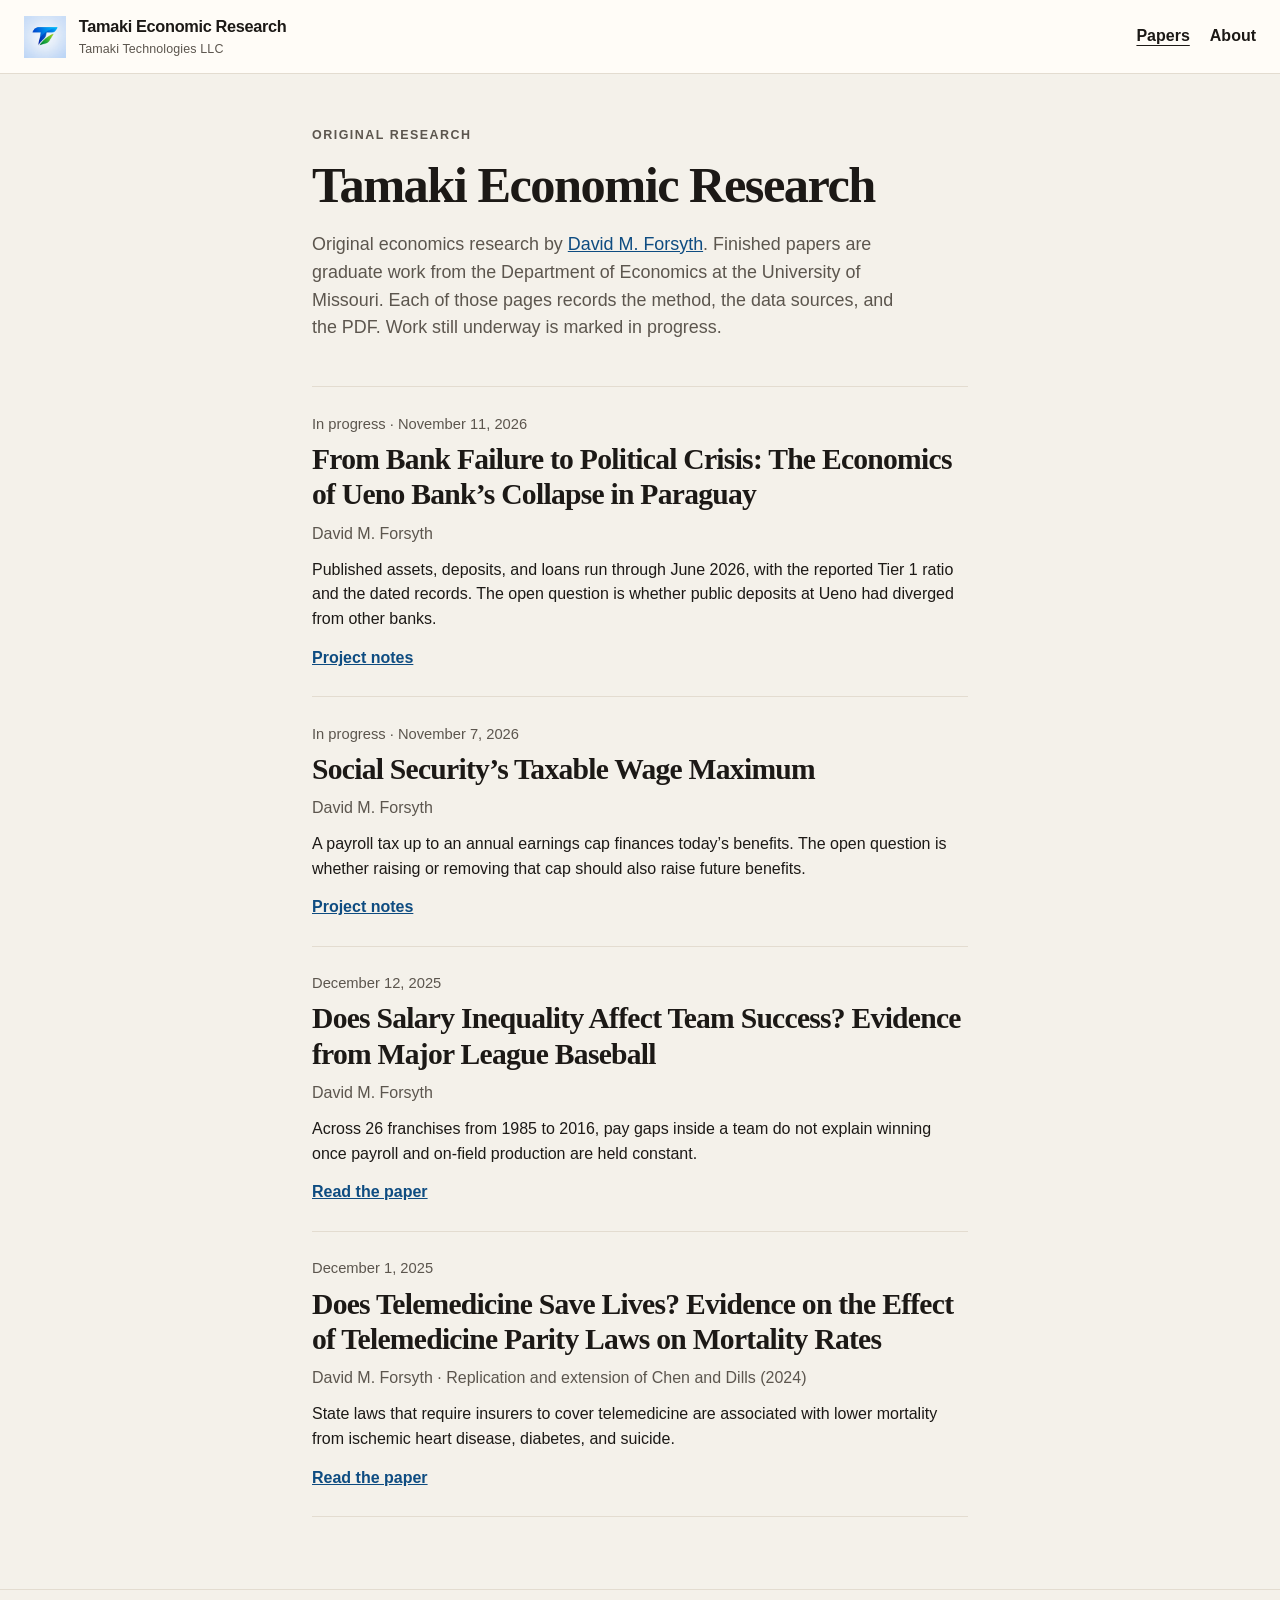
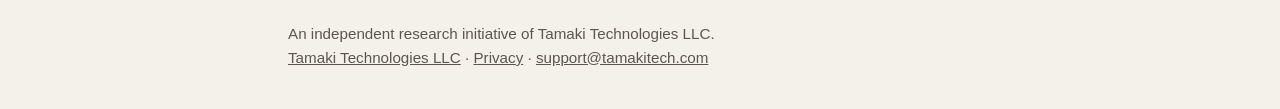
<file: index.html>
<!doctype html>
<html lang="en">
  <head>
    <meta charset="utf-8" />
    <meta name="viewport" content="width=device-width, initial-scale=1" />
    <title>Tamaki Economic Research</title>
    <meta name="description" content="Original economics research by David M. Forsyth. Graduate papers from the Department of Economics at the University of Missouri, with methods, data sources, and PDFs." />
    <link rel="canonical" href="https://research.tamakitech.com/" />
    <link rel="icon" href="/logo/tamaki-t.png" type="image/png" />
    <link rel="stylesheet" href="/styles.css" />
  </head>
  <body>
    <a class="skip" href="#content">Skip to content</a>
    <header class="site-header">
      <a class="brand" href="/">
        <img src="/logo/tamaki-t.png" alt="" />
        <span>
          <strong>Tamaki Economic Research</strong>
          <small>Tamaki Technologies LLC</small>
        </span>
      </a>
      <nav class="site-nav" aria-label="Primary">
        <a href="/" aria-current="page">Papers</a>
        <a href="/about/">About</a>
      </nav>
    </header>
    <main class="wrap" id="content">
      <p class="kicker">Original research</p>
      <h1>Tamaki Economic Research</h1>
      <p class="lede">Original economics research by <a href="/about/">David M. Forsyth</a>. Finished papers are graduate work from the Department of Economics at the University of Missouri. Each of those pages records the method, the data sources, and the PDF. Work still underway is marked in progress.</p>
      <ul class="papers">
        <li>
          <p class="paper-date">In progress · November 11, 2026</p>
          <h2><a href="/papers/ueno-bank/">From Bank Failure to Political Crisis: The Economics of Ueno Bank’s Collapse in Paraguay</a></h2>
          <p class="paper-by">David M. Forsyth</p>
          <p class="paper-finding">Published assets, deposits, and loans run through June 2026, with the reported Tier 1 ratio and the dated records. The open question is whether public deposits at Ueno had diverged from other banks.</p>
          <a class="read" href="/papers/ueno-bank/">Project notes</a>
        </li>
        <li>
          <p class="paper-date">In progress · November 7, 2026</p>
          <h2><a href="/papers/social-security/">Social Security’s Taxable Wage Maximum</a></h2>
          <p class="paper-by">David M. Forsyth</p>
          <p class="paper-finding">A payroll tax up to an annual earnings cap finances today’s benefits. The open question is whether raising or removing that cap should also raise future benefits.</p>
          <a class="read" href="/papers/social-security/">Project notes</a>
        </li>
        <li>
          <p class="paper-date">December 12, 2025</p>
          <h2><a href="/papers/mlb-salary-inequality/">Does Salary Inequality Affect Team Success? Evidence from Major League Baseball</a></h2>
          <p class="paper-by">David M. Forsyth</p>
          <p class="paper-finding">Across 26 franchises from 1985 to 2016, pay gaps inside a team do not explain winning once payroll and on-field production are held constant.</p>
          <a class="read" href="/papers/mlb-salary-inequality/">Read the paper</a>
        </li>
        <li>
          <p class="paper-date">December 1, 2025</p>
          <h2><a href="/papers/telemedicine-parity-laws/">Does Telemedicine Save Lives? Evidence on the Effect of Telemedicine Parity Laws on Mortality Rates</a></h2>
          <p class="paper-by">David M. Forsyth · Replication and extension of Chen and Dills (2024)</p>
          <p class="paper-finding">State laws that require insurers to cover telemedicine are associated with lower mortality from ischemic heart disease, diabetes, and suicide.</p>
          <a class="read" href="/papers/telemedicine-parity-laws/">Read the paper</a>
        </li>
      </ul>
    </main>
    <footer class="site-footer">
      <div class="wrap">
        <p>An independent research initiative of Tamaki Technologies LLC.</p>
        <p class="footer-links"><a href="https://tamakitech.com/">Tamaki Technologies LLC</a> · <a href="/privacy/">Privacy</a> · <a href="mailto:support@tamakitech.com">support@tamakitech.com</a></p>
      </div>
    </footer>
  </body>
</html>
</file>
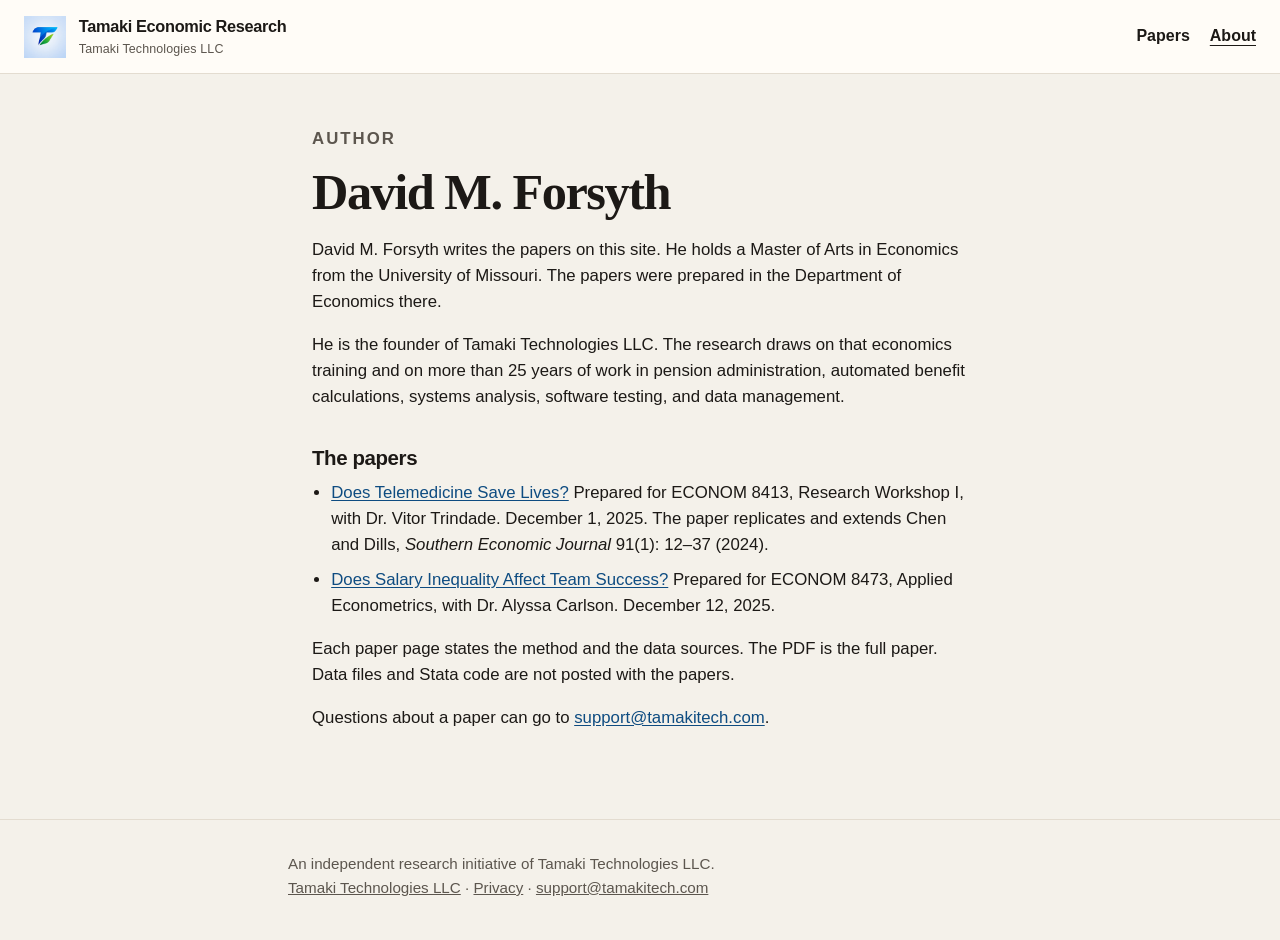
<file: about/index.html>
<!doctype html>
<html lang="en">
  <head>
    <meta charset="utf-8" />
    <meta name="viewport" content="width=device-width, initial-scale=1" />
    <title>About — Tamaki Economic Research</title>
    <meta name="description" content="David M. Forsyth holds a Master of Arts in Economics from the University of Missouri and writes the papers posted by Tamaki Economic Research." />
    <link rel="canonical" href="https://research.tamakitech.com/about/" />
    <link rel="icon" href="/logo/tamaki-t.png" type="image/png" />
    <link rel="stylesheet" href="/styles.css" />
  </head>
  <body>
    <a class="skip" href="#content">Skip to content</a>
    <header class="site-header">
      <a class="brand" href="/">
        <img src="/logo/tamaki-t.png" alt="" />
        <span>
          <strong>Tamaki Economic Research</strong>
          <small>Tamaki Technologies LLC</small>
        </span>
      </a>
      <nav class="site-nav" aria-label="Primary">
        <a href="/">Papers</a>
        <a href="/about/" aria-current="page">About</a>
      </nav>
    </header>
    <main class="wrap page" id="content">
      <p class="kicker">Author</p>
      <h1>David M. Forsyth</h1>
      <p>David M. Forsyth writes the papers on this site. He holds a Master of Arts in Economics from the University of Missouri. The papers were prepared in the Department of Economics there.</p>
      <p>He is the founder of Tamaki Technologies LLC. The research draws on that economics training and on more than 25 years of work in pension administration, automated benefit calculations, systems analysis, software testing, and data management.</p>
      <h2>The papers</h2>
      <ul>
        <li><a href="/papers/telemedicine-parity-laws/">Does Telemedicine Save Lives?</a> Prepared for ECONOM 8413, Research Workshop I, with Dr. Vitor Trindade. December 1, 2025. The paper replicates and extends Chen and Dills, <cite>Southern Economic Journal</cite> 91(1): 12–37 (2024).</li>
        <li><a href="/papers/mlb-salary-inequality/">Does Salary Inequality Affect Team Success?</a> Prepared for ECONOM 8473, Applied Econometrics, with Dr. Alyssa Carlson. December 12, 2025.</li>
      </ul>
      <p>Each paper page states the method and the data sources. The PDF is the full paper. Data files and Stata code are not posted with the papers.</p>
      <p>Questions about a paper can go to <a href="mailto:support@tamakitech.com">support@tamakitech.com</a>.</p>
    </main>
    <footer class="site-footer">
      <div class="wrap">
        <p>An independent research initiative of Tamaki Technologies LLC.</p>
        <p class="footer-links"><a href="https://tamakitech.com/">Tamaki Technologies LLC</a> · <a href="/privacy/">Privacy</a> · <a href="mailto:support@tamakitech.com">support@tamakitech.com</a></p>
      </div>
    </footer>
  </body>
</html>
</file>
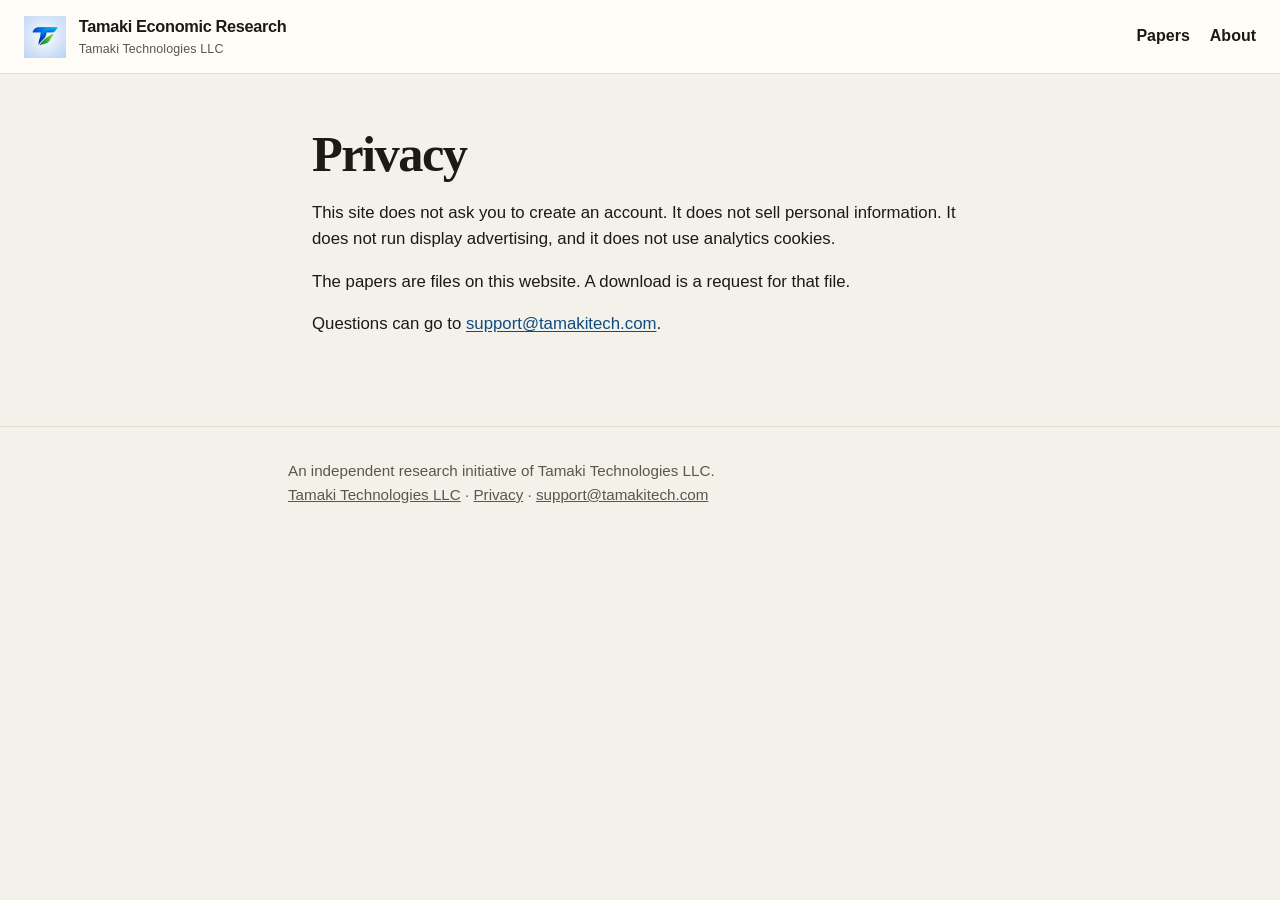
<file: privacy/index.html>
<!doctype html>
<html lang="en">
  <head>
    <meta charset="utf-8" />
    <meta name="viewport" content="width=device-width, initial-scale=1" />
    <title>Privacy — Tamaki Economic Research</title>
    <meta name="description" content="Privacy notice for research.tamakitech.com. The site does not use advertising or analytics cookies." />
    <link rel="canonical" href="https://research.tamakitech.com/privacy/" />
    <link rel="icon" href="/logo/tamaki-t.png" type="image/png" />
    <link rel="stylesheet" href="/styles.css" />
  </head>
  <body>
    <a class="skip" href="#content">Skip to content</a>
    <header class="site-header">
      <a class="brand" href="/">
        <img src="/logo/tamaki-t.png" alt="" />
        <span>
          <strong>Tamaki Economic Research</strong>
          <small>Tamaki Technologies LLC</small>
        </span>
      </a>
      <nav class="site-nav" aria-label="Primary">
        <a href="/">Papers</a>
        <a href="/about/">About</a>
      </nav>
    </header>
    <main class="wrap page" id="content">
      <h1>Privacy</h1>
      <p>This site does not ask you to create an account. It does not sell personal information. It does not run display advertising, and it does not use analytics cookies.</p>
      <p>The papers are files on this website. A download is a request for that file.</p>
      <p>Questions can go to <a href="mailto:support@tamakitech.com">support@tamakitech.com</a>.</p>
    </main>
    <footer class="site-footer">
      <div class="wrap">
        <p>An independent research initiative of Tamaki Technologies LLC.</p>
        <p class="footer-links"><a href="https://tamakitech.com/">Tamaki Technologies LLC</a> · <a href="/privacy/">Privacy</a> · <a href="mailto:support@tamakitech.com">support@tamakitech.com</a></p>
      </div>
    </footer>
  </body>
</html>
</file>
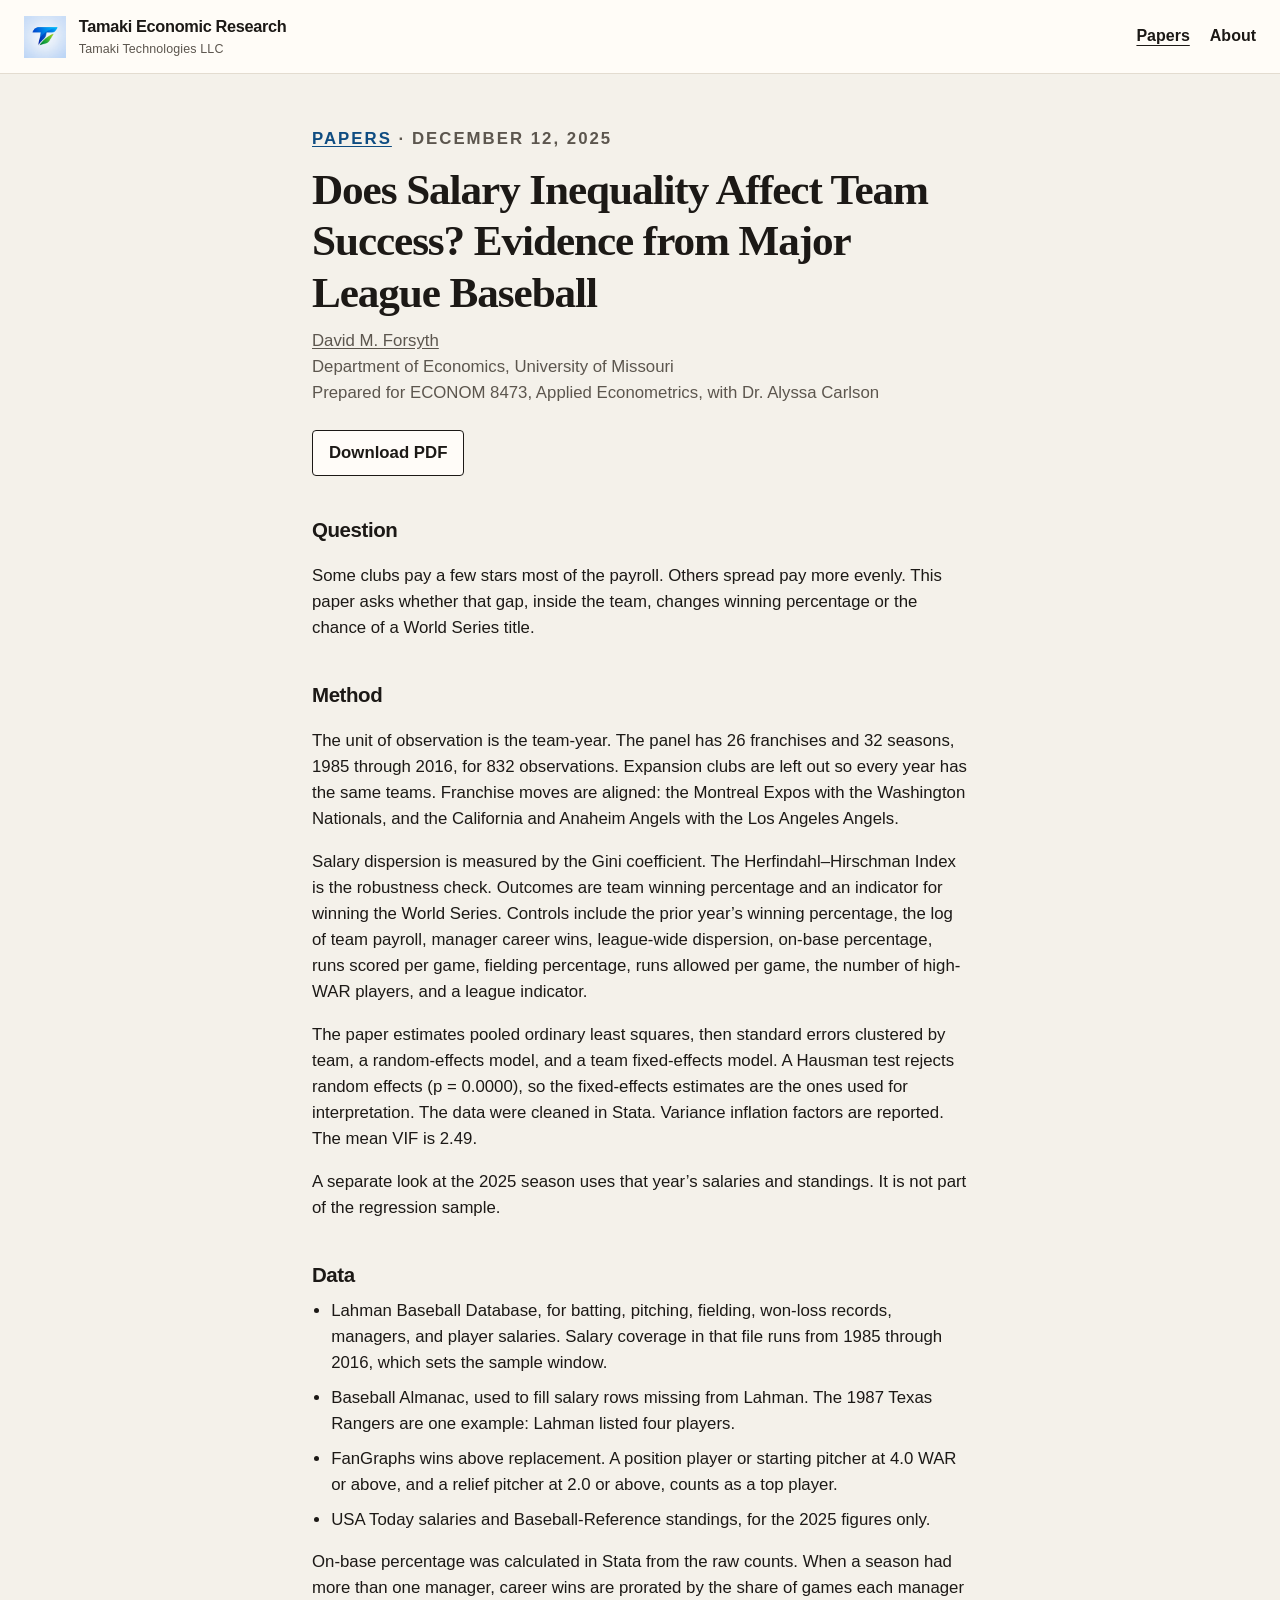
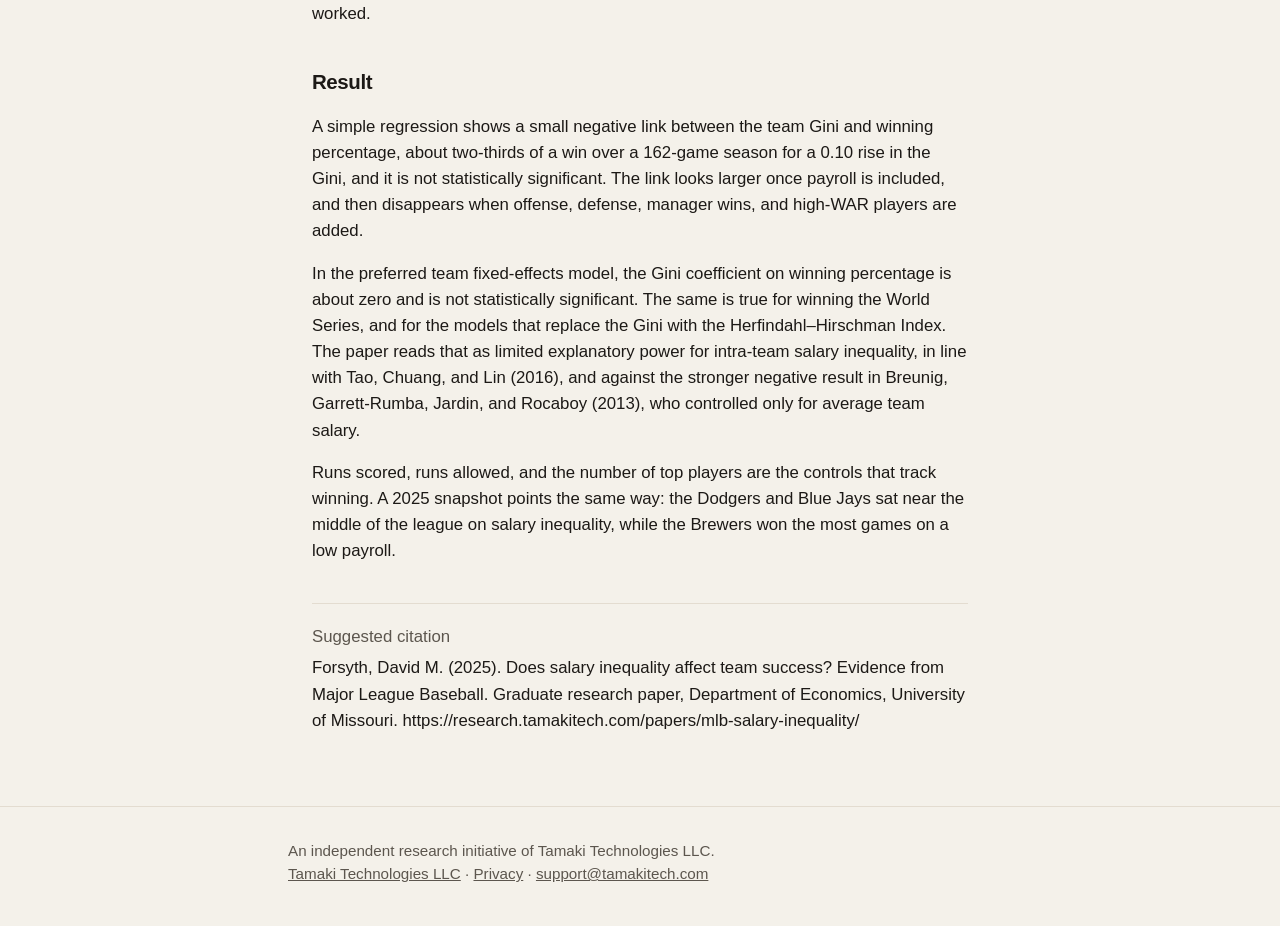
<file: papers/mlb-salary-inequality/index.html>
<!doctype html>
<html lang="en">
  <head>
    <meta charset="utf-8" />
    <meta name="viewport" content="width=device-width, initial-scale=1" />
    <title>Does Salary Inequality Affect Team Success? — Tamaki Economic Research</title>
    <meta name="description" content="David M. Forsyth studies whether pay gaps inside a Major League Baseball team affect winning, using a 1985–2016 team-year panel." />
    <link rel="canonical" href="https://research.tamakitech.com/papers/mlb-salary-inequality/" />
    <link rel="icon" href="/logo/tamaki-t.png" type="image/png" />
    <link rel="stylesheet" href="/styles.css" />
  </head>
  <body>
    <a class="skip" href="#content">Skip to content</a>
    <header class="site-header">
      <a class="brand" href="/">
        <img src="/logo/tamaki-t.png" alt="" />
        <span>
          <strong>Tamaki Economic Research</strong>
          <small>Tamaki Technologies LLC</small>
        </span>
      </a>
      <nav class="site-nav" aria-label="Primary">
        <a href="/" aria-current="page">Papers</a>
        <a href="/about/">About</a>
      </nav>
    </header>
    <main class="wrap paper" id="content">
      <p class="kicker"><a href="/">Papers</a> · December 12, 2025</p>
      <h1>Does Salary Inequality Affect Team Success? Evidence from Major League Baseball</h1>
      <p class="byline"><a href="/about/">David M. Forsyth</a><br />Department of Economics, University of Missouri<br />Prepared for ECONOM 8473, Applied Econometrics, with Dr. Alyssa Carlson</p>
      <p class="actions"><a class="download" href="/papers/mlb-salary-inequality/forsyth-2025-mlb-salary-inequality.pdf">Download PDF</a></p>

      <h2>Question</h2>
      <p>Some clubs pay a few stars most of the payroll. Others spread pay more evenly. This paper asks whether that gap, inside the team, changes winning percentage or the chance of a World Series title.</p>

      <h2>Method</h2>
      <p>The unit of observation is the team-year. The panel has 26 franchises and 32 seasons, 1985 through 2016, for 832 observations. Expansion clubs are left out so every year has the same teams. Franchise moves are aligned: the Montreal Expos with the Washington Nationals, and the California and Anaheim Angels with the Los Angeles Angels.</p>
      <p>Salary dispersion is measured by the Gini coefficient. The Herfindahl–Hirschman Index is the robustness check. Outcomes are team winning percentage and an indicator for winning the World Series. Controls include the prior year’s winning percentage, the log of team payroll, manager career wins, league-wide dispersion, on-base percentage, runs scored per game, fielding percentage, runs allowed per game, the number of high-WAR players, and a league indicator.</p>
      <p>The paper estimates pooled ordinary least squares, then standard errors clustered by team, a random-effects model, and a team fixed-effects model. A Hausman test rejects random effects (p = 0.0000), so the fixed-effects estimates are the ones used for interpretation. The data were cleaned in Stata. Variance inflation factors are reported. The mean VIF is 2.49.</p>
      <p>A separate look at the 2025 season uses that year’s salaries and standings. It is not part of the regression sample.</p>

      <h2>Data</h2>
      <ul>
        <li>Lahman Baseball Database, for batting, pitching, fielding, won-loss records, managers, and player salaries. Salary coverage in that file runs from 1985 through 2016, which sets the sample window.</li>
        <li>Baseball Almanac, used to fill salary rows missing from Lahman. The 1987 Texas Rangers are one example: Lahman listed four players.</li>
        <li>FanGraphs wins above replacement. A position player or starting pitcher at 4.0 WAR or above, and a relief pitcher at 2.0 or above, counts as a top player.</li>
        <li>USA Today salaries and Baseball-Reference standings, for the 2025 figures only.</li>
      </ul>
      <p>On-base percentage was calculated in Stata from the raw counts. When a season had more than one manager, career wins are prorated by the share of games each manager worked.</p>

      <h2>Result</h2>
      <p>A simple regression shows a small negative link between the team Gini and winning percentage, about two-thirds of a win over a 162-game season for a 0.10 rise in the Gini, and it is not statistically significant. The link looks larger once payroll is included, and then disappears when offense, defense, manager wins, and high-WAR players are added.</p>
      <p>In the preferred team fixed-effects model, the Gini coefficient on winning percentage is about zero and is not statistically significant. The same is true for winning the World Series, and for the models that replace the Gini with the Herfindahl–Hirschman Index. The paper reads that as limited explanatory power for intra-team salary inequality, in line with Tao, Chuang, and Lin (2016), and against the stronger negative result in Breunig, Garrett-Rumba, Jardin, and Rocaboy (2013), who controlled only for average team salary.</p>
      <p>Runs scored, runs allowed, and the number of top players are the controls that track winning. A 2025 snapshot points the same way: the Dodgers and Blue Jays sat near the middle of the league on salary inequality, while the Brewers won the most games on a low payroll.</p>

      <p class="cite">Suggested citation
        <span>Forsyth, David M. (2025). Does salary inequality affect team success? Evidence from Major League Baseball. Graduate research paper, Department of Economics, University of Missouri. https://research.tamakitech.com/papers/mlb-salary-inequality/</span>
      </p>
    </main>
    <footer class="site-footer">
      <div class="wrap">
        <p>An independent research initiative of Tamaki Technologies LLC.</p>
        <p class="footer-links"><a href="https://tamakitech.com/">Tamaki Technologies LLC</a> · <a href="/privacy/">Privacy</a> · <a href="mailto:support@tamakitech.com">support@tamakitech.com</a></p>
      </div>
    </footer>
  </body>
</html>
</file>
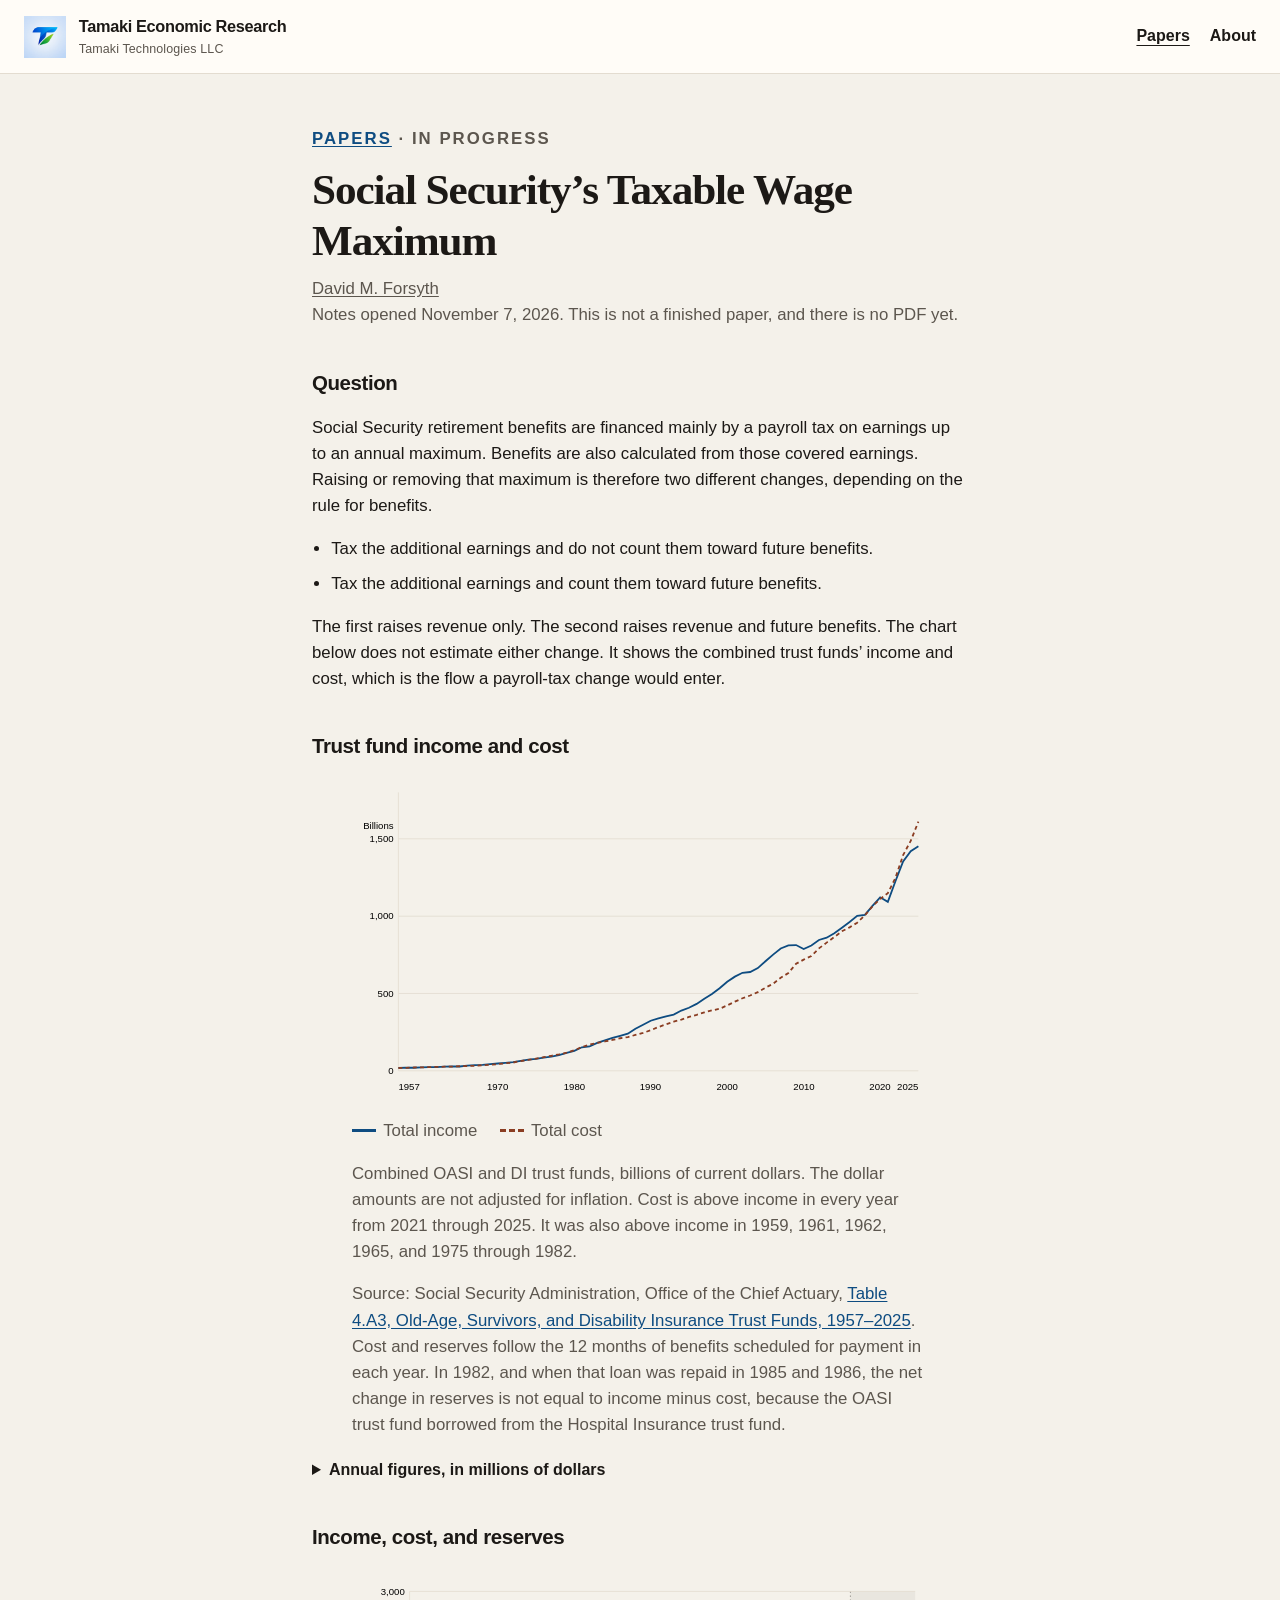
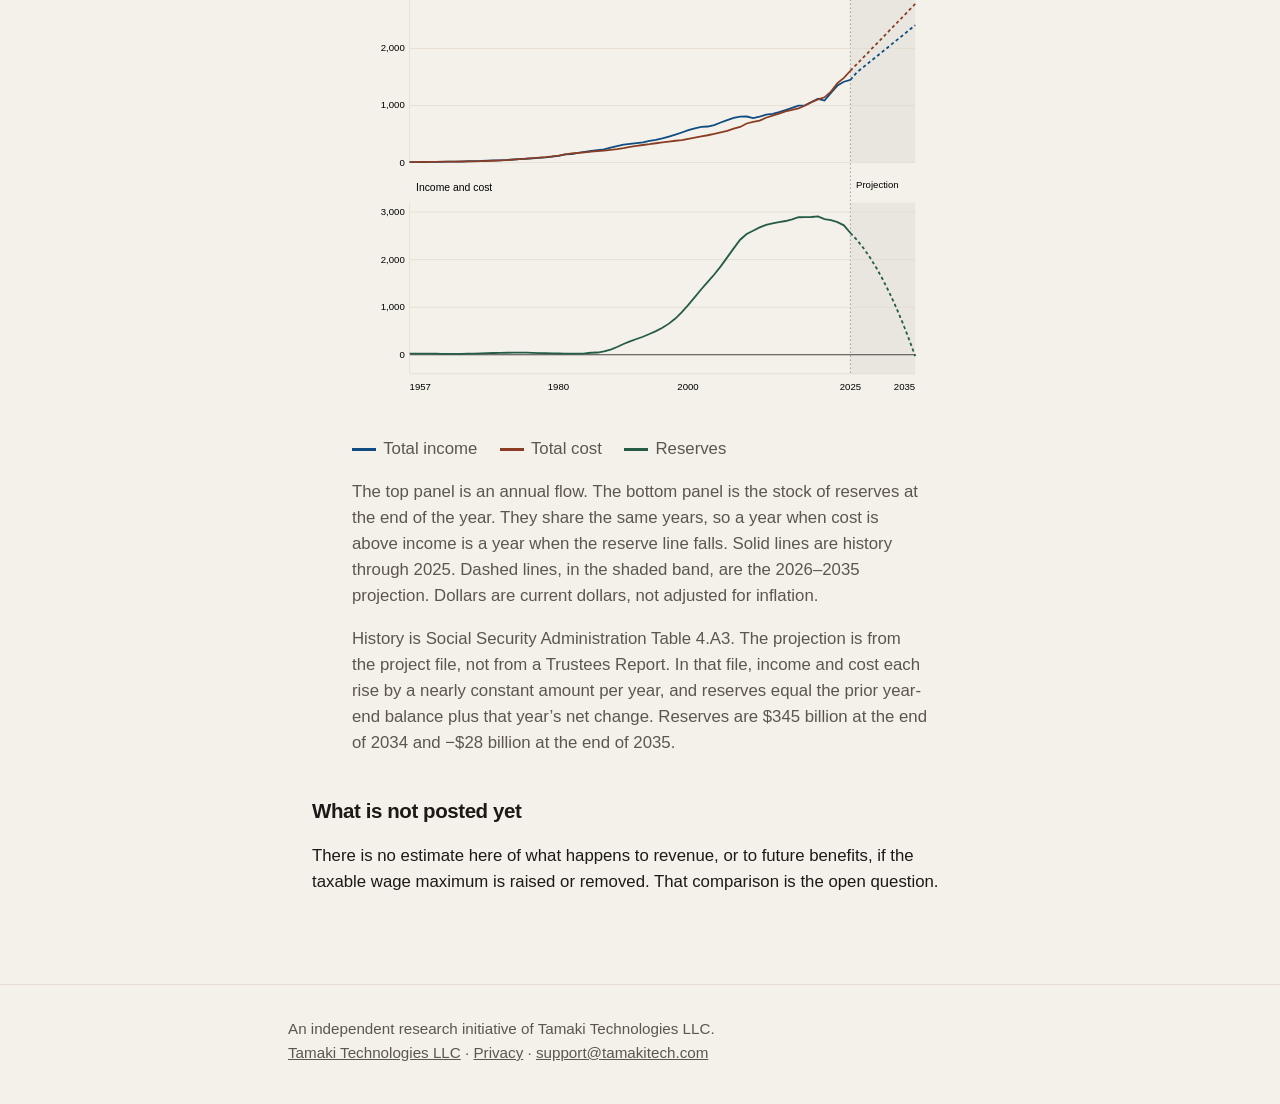
<file: papers/social-security/index.html>
<!doctype html>
<html lang="en">
  <head>
    <meta charset="utf-8" />
    <meta name="viewport" content="width=device-width, initial-scale=1" />
    <title>Social Security’s Taxable Wage Maximum — Tamaki Economic Research</title>
    <meta name="description" content="In-progress research by David M. Forsyth on the Social Security taxable wage maximum, with OASDI trust fund income and cost from 1957 to 2025." />
    <link rel="canonical" href="https://research.tamakitech.com/papers/social-security/" />
    <link rel="icon" href="/logo/tamaki-t.png" type="image/png" />
    <link rel="stylesheet" href="/styles.css" />
  </head>
  <body>
    <a class="skip" href="#content">Skip to content</a>
    <header class="site-header">
      <a class="brand" href="/">
        <img src="/logo/tamaki-t.png" alt="" />
        <span>
          <strong>Tamaki Economic Research</strong>
          <small>Tamaki Technologies LLC</small>
        </span>
      </a>
      <nav class="site-nav" aria-label="Primary">
        <a href="/" aria-current="page">Papers</a>
        <a href="/about/">About</a>
      </nav>
    </header>
    <main class="wrap paper" id="content">
      <p class="kicker"><a href="/">Papers</a> · In progress</p>
      <h1>Social Security’s Taxable Wage Maximum</h1>
      <p class="byline"><a href="/about/">David M. Forsyth</a><br />Notes opened November 7, 2026. This is not a finished paper, and there is no PDF yet.</p>

      <h2>Question</h2>
      <p>Social Security retirement benefits are financed mainly by a payroll tax on earnings up to an annual maximum. Benefits are also calculated from those covered earnings. Raising or removing that maximum is therefore two different changes, depending on the rule for benefits.</p>
      <ul>
        <li>Tax the additional earnings and do not count them toward future benefits.</li>
        <li>Tax the additional earnings and count them toward future benefits.</li>
      </ul>
      <p>The first raises revenue only. The second raises revenue and future benefits. The chart below does not estimate either change. It shows the combined trust funds’ income and cost, which is the flow a payroll-tax change would enter.</p>

      <h2>Trust fund income and cost</h2>
      <figure class="chart">
        <svg viewBox="0 0 720 400" role="img" aria-labelledby="chart-title chart-desc">
          <title id="chart-title">OASDI trust fund income and cost, 1957 to 2025</title>
          <desc id="chart-desc">Two lines in billions of current dollars. Income and cost rise together for most of the period. Cost is above income in 2021 through 2025, and it was also above income in several years from 1959 through 1982.</desc>
          <line class="chart-grid" x1="58" y1="76" x2="708" y2="76" />
          <line class="chart-grid" x1="58" y1="172.7" x2="708" y2="172.7" />
          <line class="chart-grid" x1="58" y1="269.3" x2="708" y2="269.3" />
          <line class="chart-axis" x1="58" y1="366" x2="708" y2="366" />
          <line class="chart-axis" x1="58" y1="18" x2="58" y2="366" />
          <text x="52" y="64" text-anchor="end" font-size="12">Billions</text>
          <text x="52" y="80" text-anchor="end" font-size="12">1,500</text>
          <text x="52" y="176.7" text-anchor="end" font-size="12">1,000</text>
          <text x="52" y="273.3" text-anchor="end" font-size="12">500</text>
          <text x="52" y="370" text-anchor="end" font-size="12">0</text>
          <text x="58" y="390" font-size="12">1957</text>
          <text x="182" y="390" text-anchor="middle" font-size="12">1970</text>
          <text x="278" y="390" text-anchor="middle" font-size="12">1980</text>
          <text x="373" y="390" text-anchor="middle" font-size="12">1990</text>
          <text x="469" y="390" text-anchor="middle" font-size="12">2000</text>
          <text x="565" y="390" text-anchor="middle" font-size="12">2010</text>
          <text x="660" y="390" text-anchor="middle" font-size="12">2020</text>
          <text x="708" y="390" text-anchor="end" font-size="12">2025</text>
          <polyline class="chart-income" points="58.0,362.4 67.6,362.2 77.1,362.2 86.7,361.6 96.2,361.5 105.8,361.4 115.4,360.9 124.9,360.6 134.5,360.6 144.0,359.5 153.6,358.9 163.1,358.5 172.7,357.6 182.3,356.9 191.8,356.1 201.4,355.2 210.9,353.5 220.5,352.1 230.1,351.0 239.6,349.6 249.2,348.2 258.7,346.3 268.3,343.7 277.9,341.0 287.4,336.6 297.0,335.6 306.5,331.1 316.1,328.1 325.6,324.9 335.2,322.3 344.8,319.6 354.3,313.4 363.9,308.4 373.4,303.4 383.0,300.6 392.6,298.1 402.1,295.7 411.7,290.7 421.2,287.2 430.8,282.4 440.4,276.0 449.9,270.0 459.5,262.8 469.0,254.7 478.6,248.3 488.1,243.5 497.7,242.5 507.3,237.6 516.8,229.1 526.4,220.8 535.9,213.1 545.5,209.2 555.1,208.8 564.6,213.8 574.2,209.3 583.7,202.5 593.3,199.6 602.9,194.0 612.4,187.1 622.0,180.0 631.5,172.4 641.1,171.1 650.6,159.9 660.2,149.1 669.8,154.8 679.3,129.1 688.9,104.4 698.4,91.5 708.0,85.4" />
          <polyline class="chart-cost" points="58.0,362.5 67.6,362.3 77.1,361.9 86.7,361.7 96.2,361.4 105.8,361.1 115.4,360.9 124.9,360.7 134.5,360.3 144.0,360.0 153.6,359.7 163.1,359.0 172.7,358.6 182.3,357.6 191.8,356.6 201.4,355.7 210.9,353.8 220.5,352.4 230.1,350.7 239.6,349.0 249.2,347.2 258.7,345.5 268.3,343.4 277.9,340.3 287.4,336.3 297.0,333.2 306.5,331.1 316.1,329.3 325.6,327.4 335.2,325.3 344.8,323.8 354.3,321.2 363.9,318.6 373.4,315.3 383.0,311.3 392.6,307.9 402.1,304.6 411.7,301.9 421.2,298.7 430.8,296.0 440.4,293.0 449.9,290.5 459.5,288.5 469.0,284.2 478.6,279.6 488.1,275.3 497.7,271.9 507.3,267.6 516.8,262.1 526.4,257.2 535.9,249.7 545.5,243.8 555.1,232.2 564.6,227.0 574.2,222.5 583.7,213.0 593.3,205.8 602.9,198.8 612.4,191.6 622.0,186.7 631.5,180.9 641.1,171.7 650.6,160.4 660.2,151.2 669.8,144.0 679.3,124.9 688.9,96.4 698.4,78.6 708.0,54.6" />
        </svg>
        <p class="legend">
          <span><i class="swatch"></i> Total income</span>
          <span><i class="swatch cost"></i> Total cost</span>
        </p>
        <figcaption>
          <p>Combined OASI and DI trust funds, billions of current dollars. The dollar amounts are not adjusted for inflation. Cost is above income in every year from 2021 through 2025. It was also above income in 1959, 1961, 1962, 1965, and 1975 through 1982.</p>
          <p class="source">Source: Social Security Administration, Office of the Chief Actuary, <a href="https://www.ssa.gov/oact/STATS/table4a3.html#cost">Table 4.A3, Old-Age, Survivors, and Disability Insurance Trust Funds, 1957–2025</a>. Cost and reserves follow the 12 months of benefits scheduled for payment in each year. In 1982, and when that loan was repaid in 1985 and 1986, the net change in reserves is not equal to income minus cost, because the OASI trust fund borrowed from the Hospital Insurance trust fund.</p>
        </figcaption>
      </figure>

      <details class="figures">
        <summary>Annual figures, in millions of dollars</summary>
        <table class="series">
          <thead>
            <tr>
              <th scope="col">Year</th>
              <th scope="col">Total income</th>
              <th scope="col">Total cost</th>
              <th scope="col">Net change</th>
              <th scope="col">Reserves at year end</th>
            </tr>
          </thead>
          <tbody>
<tr><th scope="row">1957</th><td>8,090</td><td>7,567</td><td>523</td><td>23,042</td></tr>
<tr><th scope="row">1958</th><td>9,108</td><td>8,907</td><td>201</td><td>23,243</td></tr>
<tr><th scope="row">1959</th><td>9,516</td><td>10,793</td><td>-1,277</td><td>21,966</td></tr>
<tr><th scope="row">1960</th><td>12,445</td><td>11,798</td><td>647</td><td>22,613</td></tr>
<tr><th scope="row">1961</th><td>12,937</td><td>13,388</td><td>-451</td><td>22,162</td></tr>
<tr><th scope="row">1962</th><td>13,699</td><td>15,156</td><td>-1,457</td><td>20,705</td></tr>
<tr><th scope="row">1963</th><td>16,227</td><td>16,217</td><td>10</td><td>20,715</td></tr>
<tr><th scope="row">1964</th><td>17,476</td><td>17,020</td><td>456</td><td>21,172</td></tr>
<tr><th scope="row">1965</th><td>17,857</td><td>19,187</td><td>-1,331</td><td>19,841</td></tr>
<tr><th scope="row">1966</th><td>23,381</td><td>20,913</td><td>2,467</td><td>22,308</td></tr>
<tr><th scope="row">1967</th><td>26,413</td><td>22,471</td><td>3,942</td><td>26,250</td></tr>
<tr><th scope="row">1968</th><td>28,493</td><td>26,015</td><td>2,479</td><td>28,729</td></tr>
<tr><th scope="row">1969</th><td>33,346</td><td>27,892</td><td>5,453</td><td>34,182</td></tr>
<tr><th scope="row">1970</th><td>36,993</td><td>33,108</td><td>3,886</td><td>38,068</td></tr>
<tr><th scope="row">1971</th><td>40,908</td><td>38,542</td><td>2,366</td><td>40,434</td></tr>
<tr><th scope="row">1972</th><td>45,622</td><td>43,281</td><td>2,341</td><td>42,775</td></tr>
<tr><th scope="row">1973</th><td>54,787</td><td>53,148</td><td>1,639</td><td>44,414</td></tr>
<tr><th scope="row">1974</th><td>62,066</td><td>60,593</td><td>1,472</td><td>45,886</td></tr>
<tr><th scope="row">1975</th><td>67,640</td><td>69,184</td><td>-1,544</td><td>44,342</td></tr>
<tr><th scope="row">1976</th><td>75,034</td><td>78,242</td><td>-3,209</td><td>41,133</td></tr>
<tr><th scope="row">1977</th><td>81,982</td><td>87,254</td><td>-5,272</td><td>35,861</td></tr>
<tr><th scope="row">1978</th><td>91,903</td><td>96,018</td><td>-4,115</td><td>31,746</td></tr>
<tr><th scope="row">1979</th><td>105,864</td><td>107,320</td><td>-1,456</td><td>30,291</td></tr>
<tr><th scope="row">1980</th><td>119,712</td><td>123,550</td><td>-3,838</td><td>26,453</td></tr>
<tr><th scope="row">1981</th><td>142,438</td><td>144,352</td><td>-1,914</td><td>24,539</td></tr>
<tr><th scope="row">1982</th><td>147,913</td><td>160,111</td><td>239</td><td>24,778</td></tr>
<tr><th scope="row">1983</th><td>171,266</td><td>171,177</td><td>89</td><td>24,867</td></tr>
<tr><th scope="row">1984</th><td>186,637</td><td>180,429</td><td>6,208</td><td>31,075</td></tr>
<tr><th scope="row">1985</th><td>203,540</td><td>190,628</td><td>11,088</td><td>42,163</td></tr>
<tr><th scope="row">1986</th><td>216,833</td><td>201,522</td><td>4,698</td><td>46,861</td></tr>
<tr><th scope="row">1987</th><td>231,039</td><td>209,093</td><td>21,946</td><td>68,807</td></tr>
<tr><th scope="row">1988</th><td>263,469</td><td>222,514</td><td>40,955</td><td>109,762</td></tr>
<tr><th scope="row">1989</th><td>289,448</td><td>236,242</td><td>53,206</td><td>162,968</td></tr>
<tr><th scope="row">1990</th><td>315,443</td><td>253,135</td><td>62,309</td><td>225,277</td></tr>
<tr><th scope="row">1991</th><td>329,676</td><td>274,205</td><td>55,471</td><td>280,747</td></tr>
<tr><th scope="row">1992</th><td>342,591</td><td>291,865</td><td>50,726</td><td>331,473</td></tr>
<tr><th scope="row">1993</th><td>355,578</td><td>308,766</td><td>46,812</td><td>378,285</td></tr>
<tr><th scope="row">1994</th><td>381,111</td><td>323,011</td><td>58,100</td><td>436,385</td></tr>
<tr><th scope="row">1995</th><td>399,497</td><td>339,815</td><td>59,683</td><td>496,068</td></tr>
<tr><th scope="row">1996</th><td>424,451</td><td>353,569</td><td>70,883</td><td>566,950</td></tr>
<tr><th scope="row">1997</th><td>457,668</td><td>369,108</td><td>88,560</td><td>655,510</td></tr>
<tr><th scope="row">1998</th><td>489,204</td><td>382,255</td><td>106,950</td><td>762,460</td></tr>
<tr><th scope="row">1999</th><td>526,582</td><td>392,908</td><td>133,673</td><td>896,133</td></tr>
<tr><th scope="row">2000</th><td>568,433</td><td>415,121</td><td>153,312</td><td>1,049,445</td></tr>
<tr><th scope="row">2001</th><td>602,003</td><td>438,916</td><td>163,088</td><td>1,212,533</td></tr>
<tr><th scope="row">2002</th><td>627,085</td><td>461,653</td><td>165,432</td><td>1,377,965</td></tr>
<tr><th scope="row">2003</th><td>631,886</td><td>479,086</td><td>152,799</td><td>1,530,764</td></tr>
<tr><th scope="row">2004</th><td>657,718</td><td>501,643</td><td>156,075</td><td>1,686,839</td></tr>
<tr><th scope="row">2005</th><td>701,758</td><td>529,938</td><td>171,821</td><td>1,858,660</td></tr>
<tr><th scope="row">2006</th><td>744,873</td><td>555,421</td><td>189,452</td><td>2,048,112</td></tr>
<tr><th scope="row">2007</th><td>784,889</td><td>594,501</td><td>190,388</td><td>2,238,500</td></tr>
<tr><th scope="row">2008</th><td>805,302</td><td>625,143</td><td>180,159</td><td>2,418,658</td></tr>
<tr><th scope="row">2009</th><td>807,490</td><td>685,801</td><td>121,689</td><td>2,540,348</td></tr>
<tr><th scope="row">2010</th><td>781,128</td><td>712,526</td><td>68,602</td><td>2,608,950</td></tr>
<tr><th scope="row">2011</th><td>805,057</td><td>736,083</td><td>68,975</td><td>2,677,925</td></tr>
<tr><th scope="row">2012</th><td>840,190</td><td>785,781</td><td>54,409</td><td>2,732,334</td></tr>
<tr><th scope="row">2013</th><td>855,021</td><td>822,925</td><td>32,096</td><td>2,764,431</td></tr>
<tr><th scope="row">2014</th><td>884,276</td><td>859,230</td><td>25,046</td><td>2,789,476</td></tr>
<tr><th scope="row">2015</th><td>920,157</td><td>897,123</td><td>23,034</td><td>2,812,510</td></tr>
<tr><th scope="row">2016</th><td>957,453</td><td>922,276</td><td>35,177</td><td>2,847,687</td></tr>
<tr><th scope="row">2017</th><td>996,581</td><td>952,478</td><td>44,103</td><td>2,891,789</td></tr>
<tr><th scope="row">2018</th><td>1,003,373</td><td>1,000,233</td><td>3,140</td><td>2,894,929</td></tr>
<tr><th scope="row">2019</th><td>1,061,775</td><td>1,059,299</td><td>2,476</td><td>2,897,405</td></tr>
<tr><th scope="row">2020</th><td>1,118,096</td><td>1,107,214</td><td>10,881</td><td>2,908,286</td></tr>
<tr><th scope="row">2021</th><td>1,088,326</td><td>1,144,582</td><td>-56,256</td><td>2,852,030</td></tr>
<tr><th scope="row">2022</th><td>1,221,782</td><td>1,243,925</td><td>-22,143</td><td>2,829,887</td></tr>
<tr><th scope="row">2023</th><td>1,350,686</td><td>1,392,110</td><td>-41,424</td><td>2,788,463</td></tr>
<tr><th scope="row">2024</th><td>1,417,757</td><td>1,484,753</td><td>-66,997</td><td>2,721,466</td></tr>
<tr><th scope="row">2025</th><td>1,449,306</td><td>1,609,466</td><td>-160,160</td><td>2,561,306</td></tr>
<tr class="proj-label"><th scope="row" colspan="5">Projection, 2026–2035. Not historical, and not a Trustees Report projection.</th></tr>
<tr><th scope="row">2026</th><td>1,580,952</td><td>1,726,146</td><td>-145,195</td><td>2,416,111</td></tr>
<tr><th scope="row">2027</th><td>1,672,745</td><td>1,843,206</td><td>-170,461</td><td>2,245,650</td></tr>
<tr><th scope="row">2028</th><td>1,764,539</td><td>1,960,265</td><td>-195,727</td><td>2,049,923</td></tr>
<tr><th scope="row">2029</th><td>1,856,332</td><td>2,077,325</td><td>-220,993</td><td>1,828,930</td></tr>
<tr><th scope="row">2030</th><td>1,948,126</td><td>2,194,384</td><td>-246,259</td><td>1,582,671</td></tr>
<tr><th scope="row">2031</th><td>2,039,919</td><td>2,311,444</td><td>-271,526</td><td>1,311,145</td></tr>
<tr><th scope="row">2032</th><td>2,131,713</td><td>2,428,504</td><td>-296,792</td><td>1,014,353</td></tr>
<tr><th scope="row">2033</th><td>2,223,506</td><td>2,545,563</td><td>-322,058</td><td>692,295</td></tr>
<tr><th scope="row">2034</th><td>2,315,300</td><td>2,662,623</td><td>-347,324</td><td>344,971</td></tr>
<tr><th scope="row">2035</th><td>2,407,093</td><td>2,779,682</td><td>-372,590</td><td>-27,619</td></tr>
          </tbody>
        </table>
      </details>

      <h2>Income, cost, and reserves</h2>
      <figure class="chart">
        <svg viewBox="0 0 720 560" role="img" aria-labelledby="proj-title proj-desc">
          <title id="proj-title">OASDI income, cost, and reserves, 1957 to 2035</title>
          <desc id="proj-desc">Two panels share the years 1957 to 2035. The top panel is annual income and cost. The bottom panel is reserves at the end of the year. Solid lines run through 2025. Dashed lines are a projection from 2026 to 2035. In that projection, reserves fall below zero at the end of 2035.</desc>
          <rect class="flow-shade" x="623" y="28" width="81" height="214" />
          <rect class="flow-shade" x="623" y="292" width="81" height="214" />
          <line class="flow-rule" x1="623" y1="28" x2="623" y2="506" />
          <line class="chart-grid" x1="72" y1="28" x2="704" y2="28" />
          <line class="chart-grid" x1="72" y1="99.3" x2="704" y2="99.3" />
          <line class="chart-grid" x1="72" y1="170.7" x2="704" y2="170.7" />
          <line class="chart-axis" x1="72" y1="242" x2="704" y2="242" />
          <line class="chart-axis" x1="72" y1="28" x2="72" y2="242" />
          <text x="66" y="32" text-anchor="end" font-size="12">3,000</text>
          <text x="66" y="103" text-anchor="end" font-size="12">2,000</text>
          <text x="66" y="174" text-anchor="end" font-size="12">1,000</text>
          <text x="66" y="246" text-anchor="end" font-size="12">0</text>
          <text x="80" y="278" font-size="13">Income and cost</text>
          <line class="chart-grid" x1="72" y1="303.9" x2="704" y2="303.9" />
          <line class="chart-grid" x1="72" y1="363.3" x2="704" y2="363.3" />
          <line class="chart-grid" x1="72" y1="422.8" x2="704" y2="422.8" />
          <line class="flow-zero" x1="72" y1="482.2" x2="704" y2="482.2" />
          <line class="chart-axis" x1="72" y1="506" x2="704" y2="506" />
          <line class="chart-axis" x1="72" y1="292" x2="72" y2="506" />
          <text x="66" y="307" text-anchor="end" font-size="12">3,000</text>
          <text x="66" y="367" text-anchor="end" font-size="12">2,000</text>
          <text x="66" y="426" text-anchor="end" font-size="12">1,000</text>
          <text x="66" y="486" text-anchor="end" font-size="12">0</text>
          <text x="72" y="526" font-size="12">1957</text>
          <text x="258" y="526" text-anchor="middle" font-size="12">1980</text>
          <text x="420" y="526" text-anchor="middle" font-size="12">2000</text>
          <text x="623" y="526" text-anchor="middle" font-size="12">2025</text>
          <text x="704" y="526" text-anchor="end" font-size="12">2035</text>
          <text x="630" y="274" font-size="12">Projection</text>
          <polyline class="flow-income" points="72.0,241.4 80.1,241.4 88.2,241.3 96.3,241.1 104.4,241.1 112.5,241.0 120.6,240.8 128.7,240.8 136.8,240.7 144.9,240.3 153.0,240.1 161.1,240.0 169.2,239.6 177.3,239.4 185.4,239.1 193.5,238.7 201.6,238.1 209.7,237.6 217.8,237.2 225.9,236.6 234.1,236.2 242.2,235.4 250.3,234.4 258.4,233.5 266.5,231.8 274.6,231.4 282.7,229.8 290.8,228.7 298.9,227.5 307.0,226.5 315.1,225.5 323.2,223.2 331.3,221.4 339.4,219.5 347.5,218.5 355.6,217.6 363.7,216.6 371.8,214.8 379.9,213.5 388.0,211.7 396.1,209.4 404.2,207.1 412.3,204.4 420.4,201.5 428.5,199.1 436.6,197.3 444.7,196.9 452.8,195.1 460.9,191.9 469.0,188.9 477.1,186.0 485.2,184.6 493.3,184.4 501.4,186.3 509.5,184.6 517.6,182.1 525.7,181.0 533.8,178.9 541.9,176.4 550.1,173.7 558.2,170.9 566.3,170.4 574.4,166.3 582.5,162.2 590.6,164.4 598.7,154.8 606.8,145.7 614.9,140.9 623.0,138.6" />
          <polyline class="flow-cost" points="72.0,241.5 80.1,241.4 88.2,241.2 96.3,241.2 104.4,241.0 112.5,240.9 120.6,240.8 128.7,240.8 136.8,240.6 144.9,240.5 153.0,240.4 161.1,240.1 169.2,240.0 177.3,239.6 185.4,239.3 193.5,238.9 201.6,238.2 209.7,237.7 217.8,237.1 225.9,236.4 234.1,235.8 242.2,235.2 250.3,234.3 258.4,233.2 266.5,231.7 274.6,230.6 282.7,229.8 290.8,229.1 298.9,228.4 307.0,227.6 315.1,227.1 323.2,226.1 331.3,225.1 339.4,223.9 347.5,222.4 355.6,221.2 363.7,220.0 371.8,219.0 379.9,217.8 388.0,216.8 396.1,215.7 404.2,214.7 412.3,214.0 420.4,212.4 428.5,210.7 436.6,209.1 444.7,207.8 452.8,206.2 460.9,204.2 469.0,202.4 477.1,199.6 485.2,197.4 493.3,193.1 501.4,191.2 509.5,189.5 517.6,185.9 525.7,183.3 533.8,180.7 541.9,178.0 550.1,176.2 558.2,174.1 566.3,170.7 574.4,166.4 582.5,163.0 590.6,160.4 598.7,153.3 606.8,142.7 614.9,136.1 623.0,127.2" />
          <polyline class="flow-reserve" points="72.0,480.9 80.1,480.8 88.2,480.9 96.3,480.9 104.4,480.9 112.5,481.0 120.6,481.0 128.7,481.0 136.8,481.0 144.9,480.9 153.0,480.7 161.1,480.5 169.2,480.2 177.3,480.0 185.4,479.8 193.5,479.7 201.6,479.6 209.7,479.5 217.8,479.6 225.9,479.8 234.1,480.1 242.2,480.3 250.3,480.4 258.4,480.6 266.5,480.8 274.6,480.7 282.7,480.7 290.8,480.4 298.9,479.7 307.0,479.4 315.1,478.1 323.2,475.7 331.3,472.5 339.4,468.8 347.5,465.5 355.6,462.5 363.7,459.7 371.8,456.3 379.9,452.7 388.0,448.5 396.1,443.3 404.2,436.9 412.3,429.0 420.4,419.8 428.5,410.1 436.6,400.3 444.7,391.2 452.8,381.9 460.9,371.7 469.0,360.5 477.1,349.2 485.2,338.4 493.3,331.2 501.4,327.1 509.5,323.0 517.6,319.8 525.7,317.9 533.8,316.4 541.9,315.0 550.1,312.9 558.2,310.3 566.3,310.1 574.4,310.0 582.5,309.3 590.6,312.7 598.7,314.0 606.8,316.5 614.9,320.4 623.0,330.0" />
          <polyline class="flow-income flow-proj" points="623.0,138.6 631.1,129.2 639.2,122.7 647.3,116.1 655.4,109.6 663.5,103.0 671.6,96.5 679.7,89.9 687.8,83.4 695.9,76.8 704.0,70.3" />
          <polyline class="flow-cost flow-proj" points="623.0,127.2 631.1,118.9 639.2,110.5 647.3,102.2 655.4,93.8 663.5,85.5 671.6,77.1 679.7,68.8 687.8,60.4 695.9,52.1 704.0,43.7" />
          <polyline class="flow-reserve flow-proj" points="623.0,330.0 631.1,338.6 639.2,348.7 647.3,360.4 655.4,373.5 663.5,388.1 671.6,404.3 679.7,421.9 687.8,441.1 695.9,461.7 704.0,483.9" />
        </svg>
        <p class="legend">
          <span><i class="swatch"></i> Total income</span>
          <span><i class="swatch cost-solid"></i> Total cost</span>
          <span><i class="swatch reserve"></i> Reserves</span>
        </p>
        <figcaption>
          <p>The top panel is an annual flow. The bottom panel is the stock of reserves at the end of the year. They share the same years, so a year when cost is above income is a year when the reserve line falls. Solid lines are history through 2025. Dashed lines, in the shaded band, are the 2026–2035 projection. Dollars are current dollars, not adjusted for inflation.</p>
          <p>History is Social Security Administration Table 4.A3. The projection is from the project file, not from a Trustees Report. In that file, income and cost each rise by a nearly constant amount per year, and reserves equal the prior year-end balance plus that year’s net change. Reserves are $345 billion at the end of 2034 and −$28 billion at the end of 2035.</p>
        </figcaption>
      </figure>

      <h2>What is not posted yet</h2>
      <p>There is no estimate here of what happens to revenue, or to future benefits, if the taxable wage maximum is raised or removed. That comparison is the open question.</p>
    </main>
    <footer class="site-footer">
      <div class="wrap">
        <p>An independent research initiative of Tamaki Technologies LLC.</p>
        <p class="footer-links"><a href="https://tamakitech.com/">Tamaki Technologies LLC</a> · <a href="/privacy/">Privacy</a> · <a href="mailto:support@tamakitech.com">support@tamakitech.com</a></p>
      </div>
    </footer>
  </body>
</html>
</file>
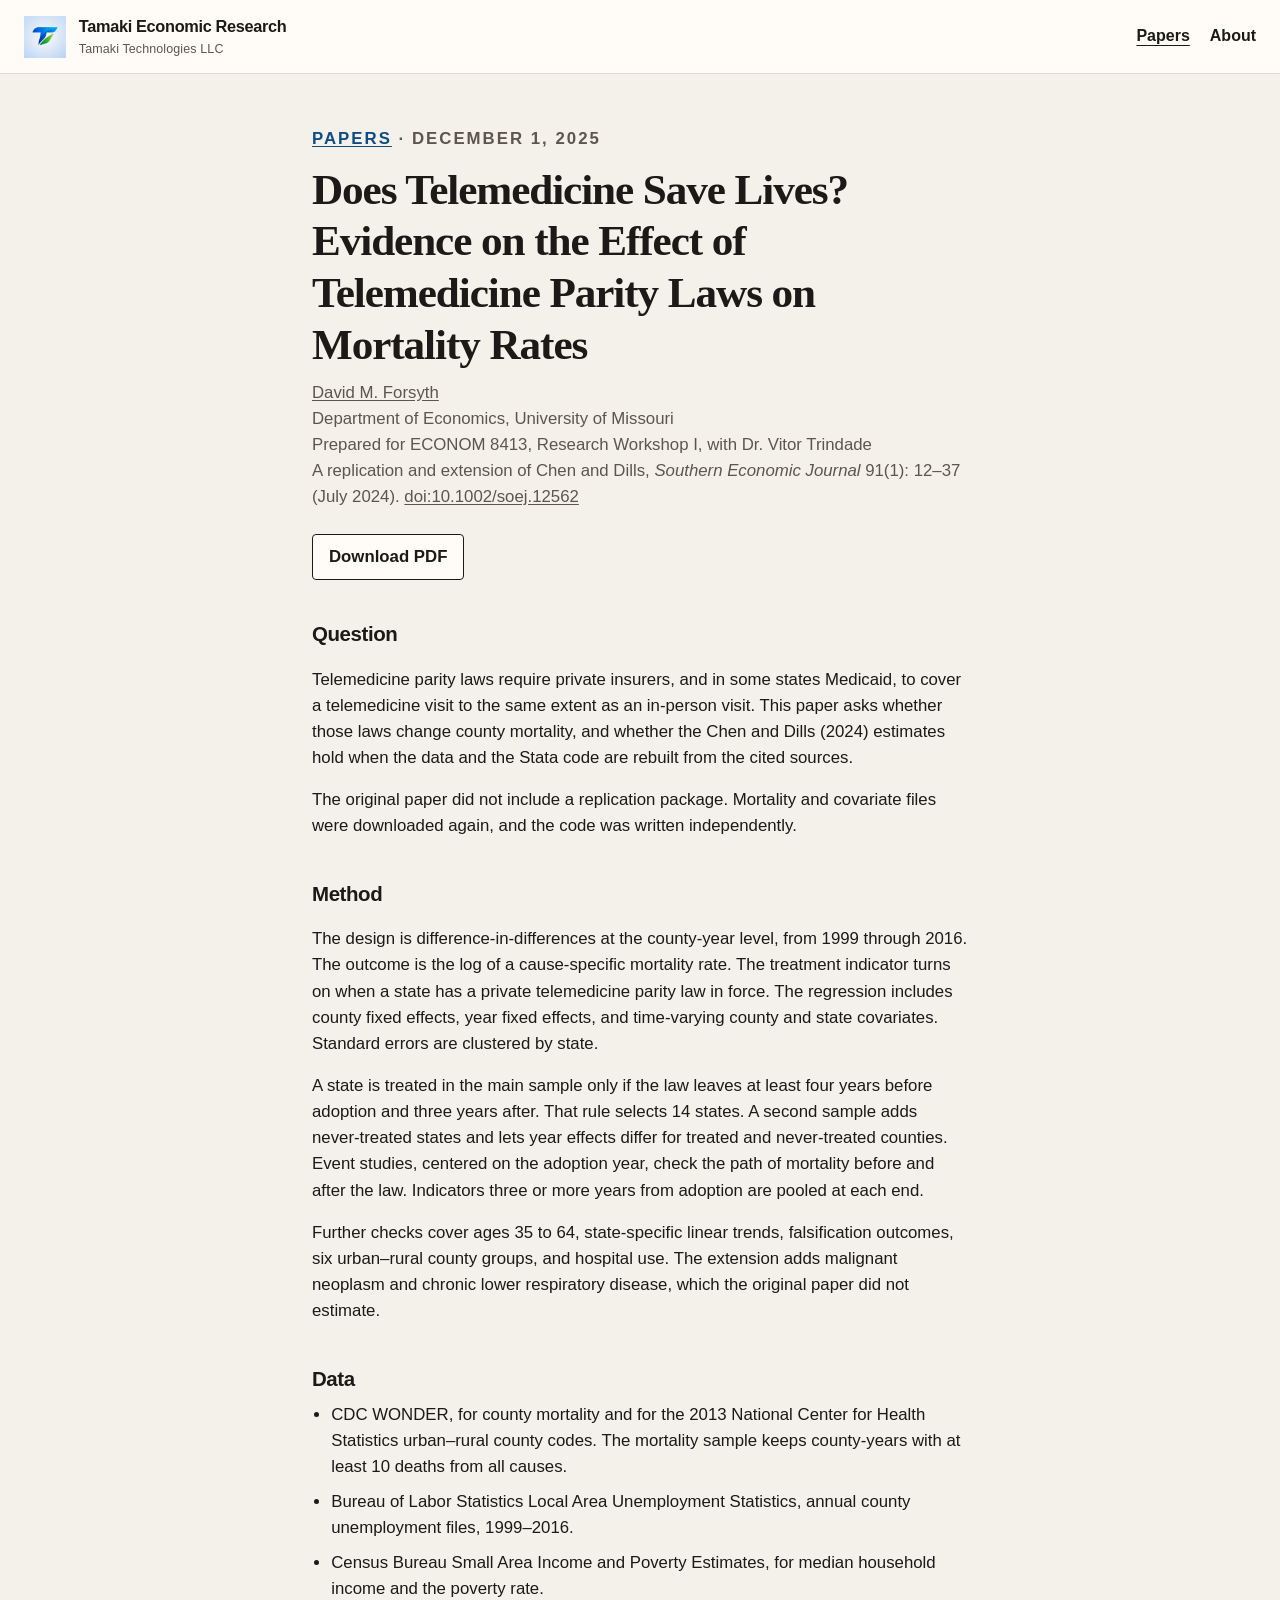
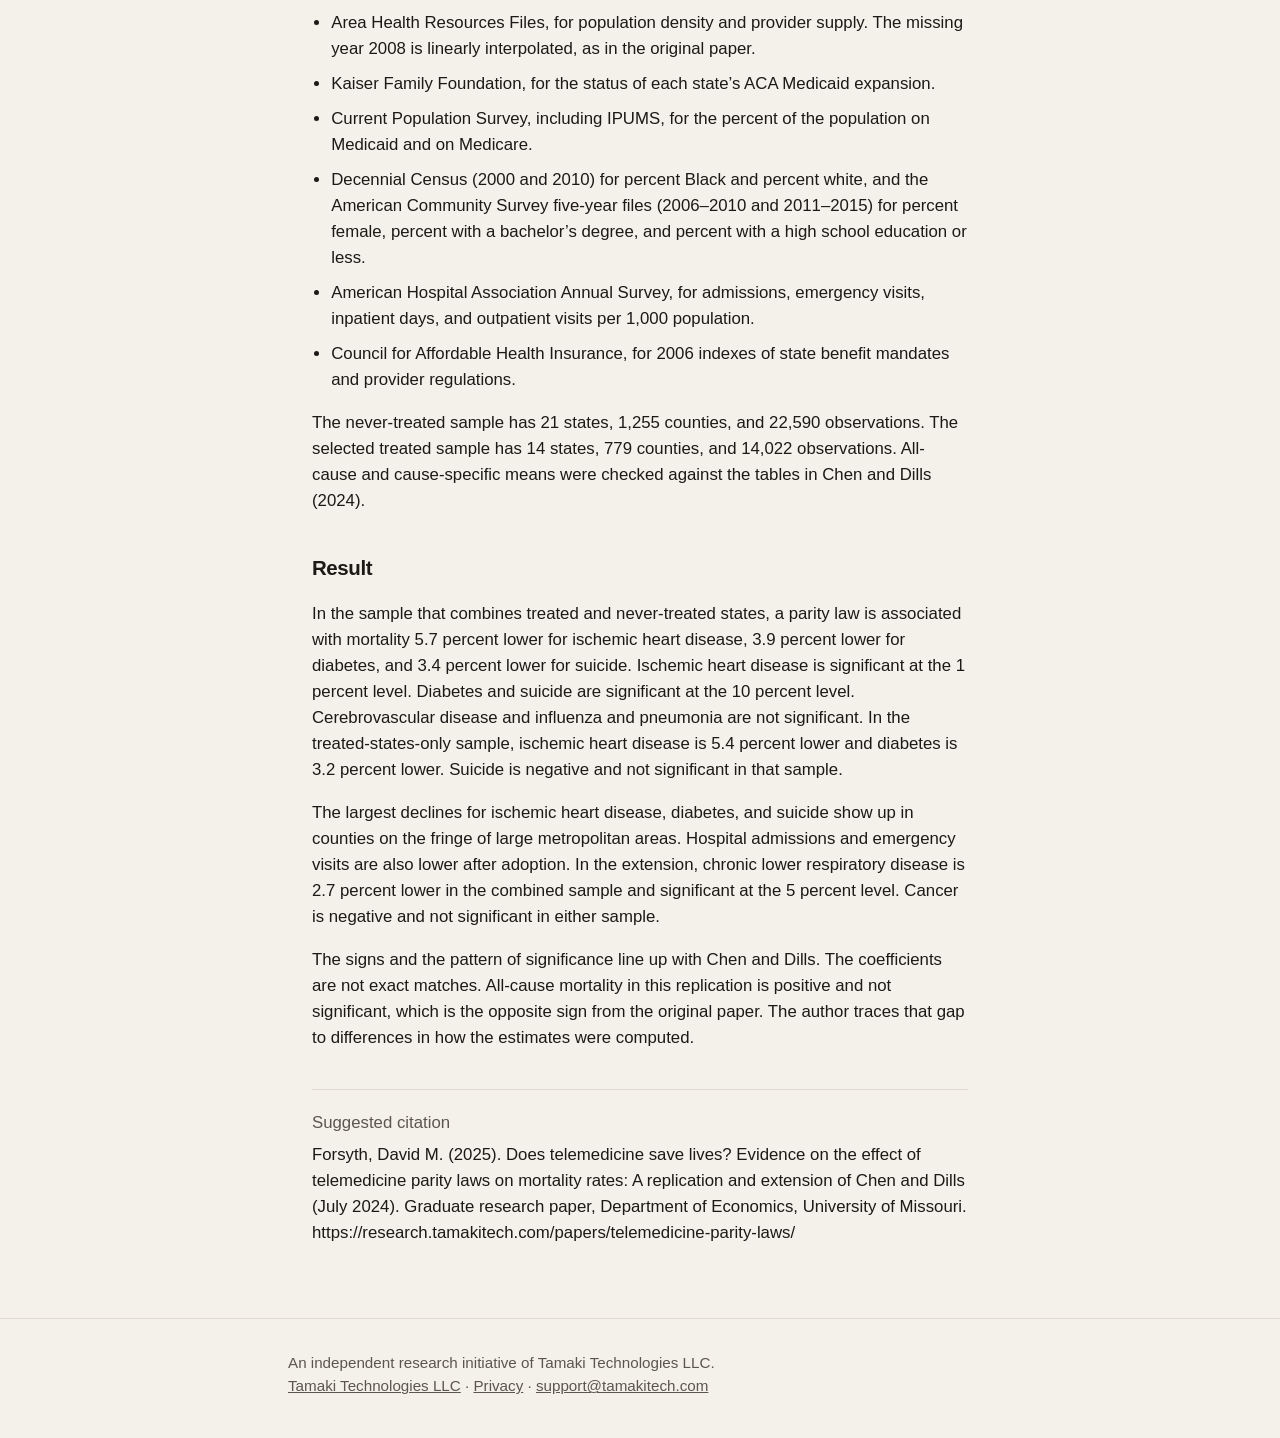
<file: papers/telemedicine-parity-laws/index.html>
<!doctype html>
<html lang="en">
  <head>
    <meta charset="utf-8" />
    <meta name="viewport" content="width=device-width, initial-scale=1" />
    <title>Does Telemedicine Save Lives? — Tamaki Economic Research</title>
    <meta name="description" content="David M. Forsyth replicates and extends Chen and Dills (2024) on state telemedicine parity laws and county mortality from 1999 to 2016." />
    <link rel="canonical" href="https://research.tamakitech.com/papers/telemedicine-parity-laws/" />
    <link rel="icon" href="/logo/tamaki-t.png" type="image/png" />
    <link rel="stylesheet" href="/styles.css" />
  </head>
  <body>
    <a class="skip" href="#content">Skip to content</a>
    <header class="site-header">
      <a class="brand" href="/">
        <img src="/logo/tamaki-t.png" alt="" />
        <span>
          <strong>Tamaki Economic Research</strong>
          <small>Tamaki Technologies LLC</small>
        </span>
      </a>
      <nav class="site-nav" aria-label="Primary">
        <a href="/" aria-current="page">Papers</a>
        <a href="/about/">About</a>
      </nav>
    </header>
    <main class="wrap paper" id="content">
      <p class="kicker"><a href="/">Papers</a> · December 1, 2025</p>
      <h1>Does Telemedicine Save Lives? Evidence on the Effect of Telemedicine Parity Laws on Mortality Rates</h1>
      <p class="byline"><a href="/about/">David M. Forsyth</a><br />Department of Economics, University of Missouri<br />Prepared for ECONOM 8413, Research Workshop I, with Dr. Vitor Trindade<br />A replication and extension of Chen and Dills, <cite>Southern Economic Journal</cite> 91(1): 12–37 (July 2024). <a href="https://doi.org/10.1002/soej.12562">doi:10.1002/soej.12562</a></p>
      <p class="actions"><a class="download" href="/papers/telemedicine-parity-laws/forsyth-2025-telemedicine-parity-laws.pdf">Download PDF</a></p>

      <h2>Question</h2>
      <p>Telemedicine parity laws require private insurers, and in some states Medicaid, to cover a telemedicine visit to the same extent as an in-person visit. This paper asks whether those laws change county mortality, and whether the Chen and Dills (2024) estimates hold when the data and the Stata code are rebuilt from the cited sources.</p>
      <p>The original paper did not include a replication package. Mortality and covariate files were downloaded again, and the code was written independently.</p>

      <h2>Method</h2>
      <p>The design is difference-in-differences at the county-year level, from 1999 through 2016. The outcome is the log of a cause-specific mortality rate. The treatment indicator turns on when a state has a private telemedicine parity law in force. The regression includes county fixed effects, year fixed effects, and time-varying county and state covariates. Standard errors are clustered by state.</p>
      <p>A state is treated in the main sample only if the law leaves at least four years before adoption and three years after. That rule selects 14 states. A second sample adds never-treated states and lets year effects differ for treated and never-treated counties. Event studies, centered on the adoption year, check the path of mortality before and after the law. Indicators three or more years from adoption are pooled at each end.</p>
      <p>Further checks cover ages 35 to 64, state-specific linear trends, falsification outcomes, six urban–rural county groups, and hospital use. The extension adds malignant neoplasm and chronic lower respiratory disease, which the original paper did not estimate.</p>

      <h2>Data</h2>
      <ul>
        <li>CDC WONDER, for county mortality and for the 2013 National Center for Health Statistics urban–rural county codes. The mortality sample keeps county-years with at least 10 deaths from all causes.</li>
        <li>Bureau of Labor Statistics Local Area Unemployment Statistics, annual county unemployment files, 1999–2016.</li>
        <li>Census Bureau Small Area Income and Poverty Estimates, for median household income and the poverty rate.</li>
        <li>Area Health Resources Files, for population density and provider supply. The missing year 2008 is linearly interpolated, as in the original paper.</li>
        <li>Kaiser Family Foundation, for the status of each state’s ACA Medicaid expansion.</li>
        <li>Current Population Survey, including IPUMS, for the percent of the population on Medicaid and on Medicare.</li>
        <li>Decennial Census (2000 and 2010) for percent Black and percent white, and the American Community Survey five-year files (2006–2010 and 2011–2015) for percent female, percent with a bachelor’s degree, and percent with a high school education or less.</li>
        <li>American Hospital Association Annual Survey, for admissions, emergency visits, inpatient days, and outpatient visits per 1,000 population.</li>
        <li>Council for Affordable Health Insurance, for 2006 indexes of state benefit mandates and provider regulations.</li>
      </ul>
      <p>The never-treated sample has 21 states, 1,255 counties, and 22,590 observations. The selected treated sample has 14 states, 779 counties, and 14,022 observations. All-cause and cause-specific means were checked against the tables in Chen and Dills (2024).</p>

      <h2>Result</h2>
      <p>In the sample that combines treated and never-treated states, a parity law is associated with mortality 5.7 percent lower for ischemic heart disease, 3.9 percent lower for diabetes, and 3.4 percent lower for suicide. Ischemic heart disease is significant at the 1 percent level. Diabetes and suicide are significant at the 10 percent level. Cerebrovascular disease and influenza and pneumonia are not significant. In the treated-states-only sample, ischemic heart disease is 5.4 percent lower and diabetes is 3.2 percent lower. Suicide is negative and not significant in that sample.</p>
      <p>The largest declines for ischemic heart disease, diabetes, and suicide show up in counties on the fringe of large metropolitan areas. Hospital admissions and emergency visits are also lower after adoption. In the extension, chronic lower respiratory disease is 2.7 percent lower in the combined sample and significant at the 5 percent level. Cancer is negative and not significant in either sample.</p>
      <p>The signs and the pattern of significance line up with Chen and Dills. The coefficients are not exact matches. All-cause mortality in this replication is positive and not significant, which is the opposite sign from the original paper. The author traces that gap to differences in how the estimates were computed.</p>

      <p class="cite">Suggested citation
        <span>Forsyth, David M. (2025). Does telemedicine save lives? Evidence on the effect of telemedicine parity laws on mortality rates: A replication and extension of Chen and Dills (July 2024). Graduate research paper, Department of Economics, University of Missouri. https://research.tamakitech.com/papers/telemedicine-parity-laws/</span>
      </p>
    </main>
    <footer class="site-footer">
      <div class="wrap">
        <p>An independent research initiative of Tamaki Technologies LLC.</p>
        <p class="footer-links"><a href="https://tamakitech.com/">Tamaki Technologies LLC</a> · <a href="/privacy/">Privacy</a> · <a href="mailto:support@tamakitech.com">support@tamakitech.com</a></p>
      </div>
    </footer>
  </body>
</html>
</file>
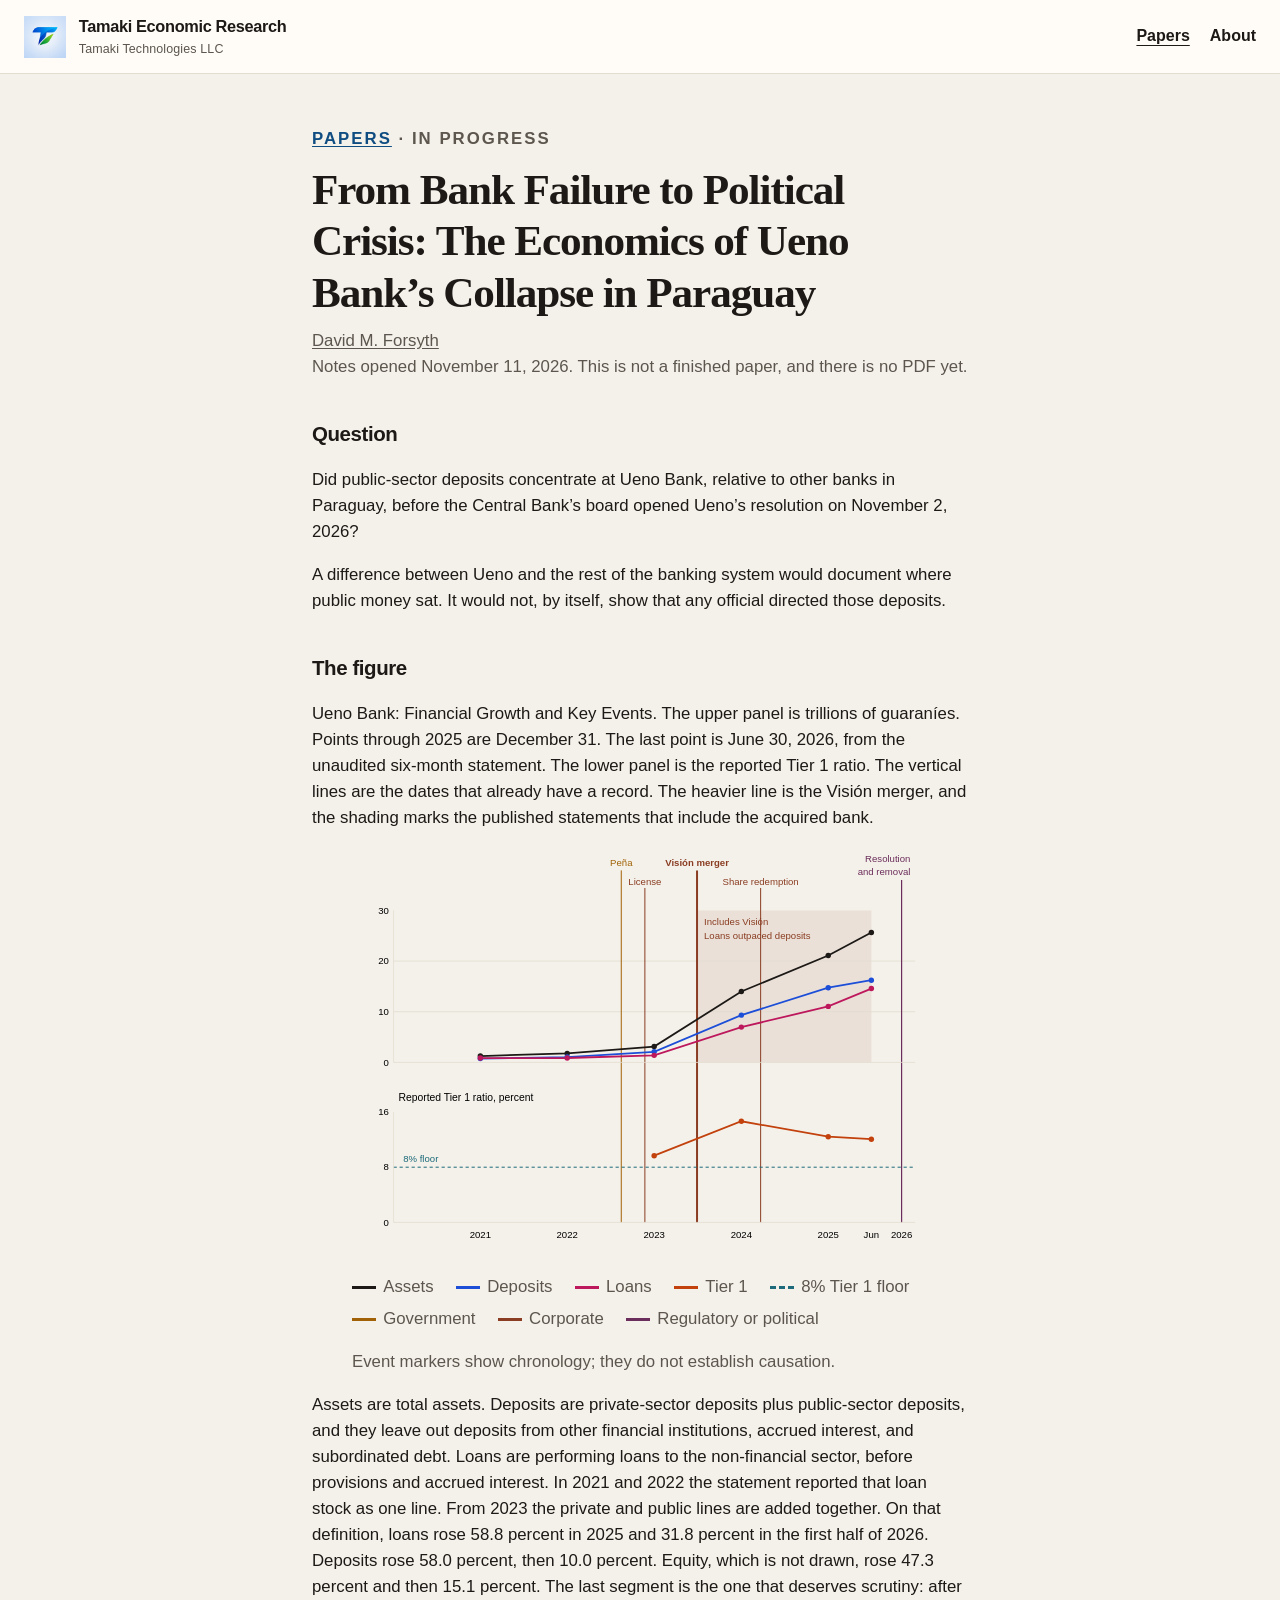
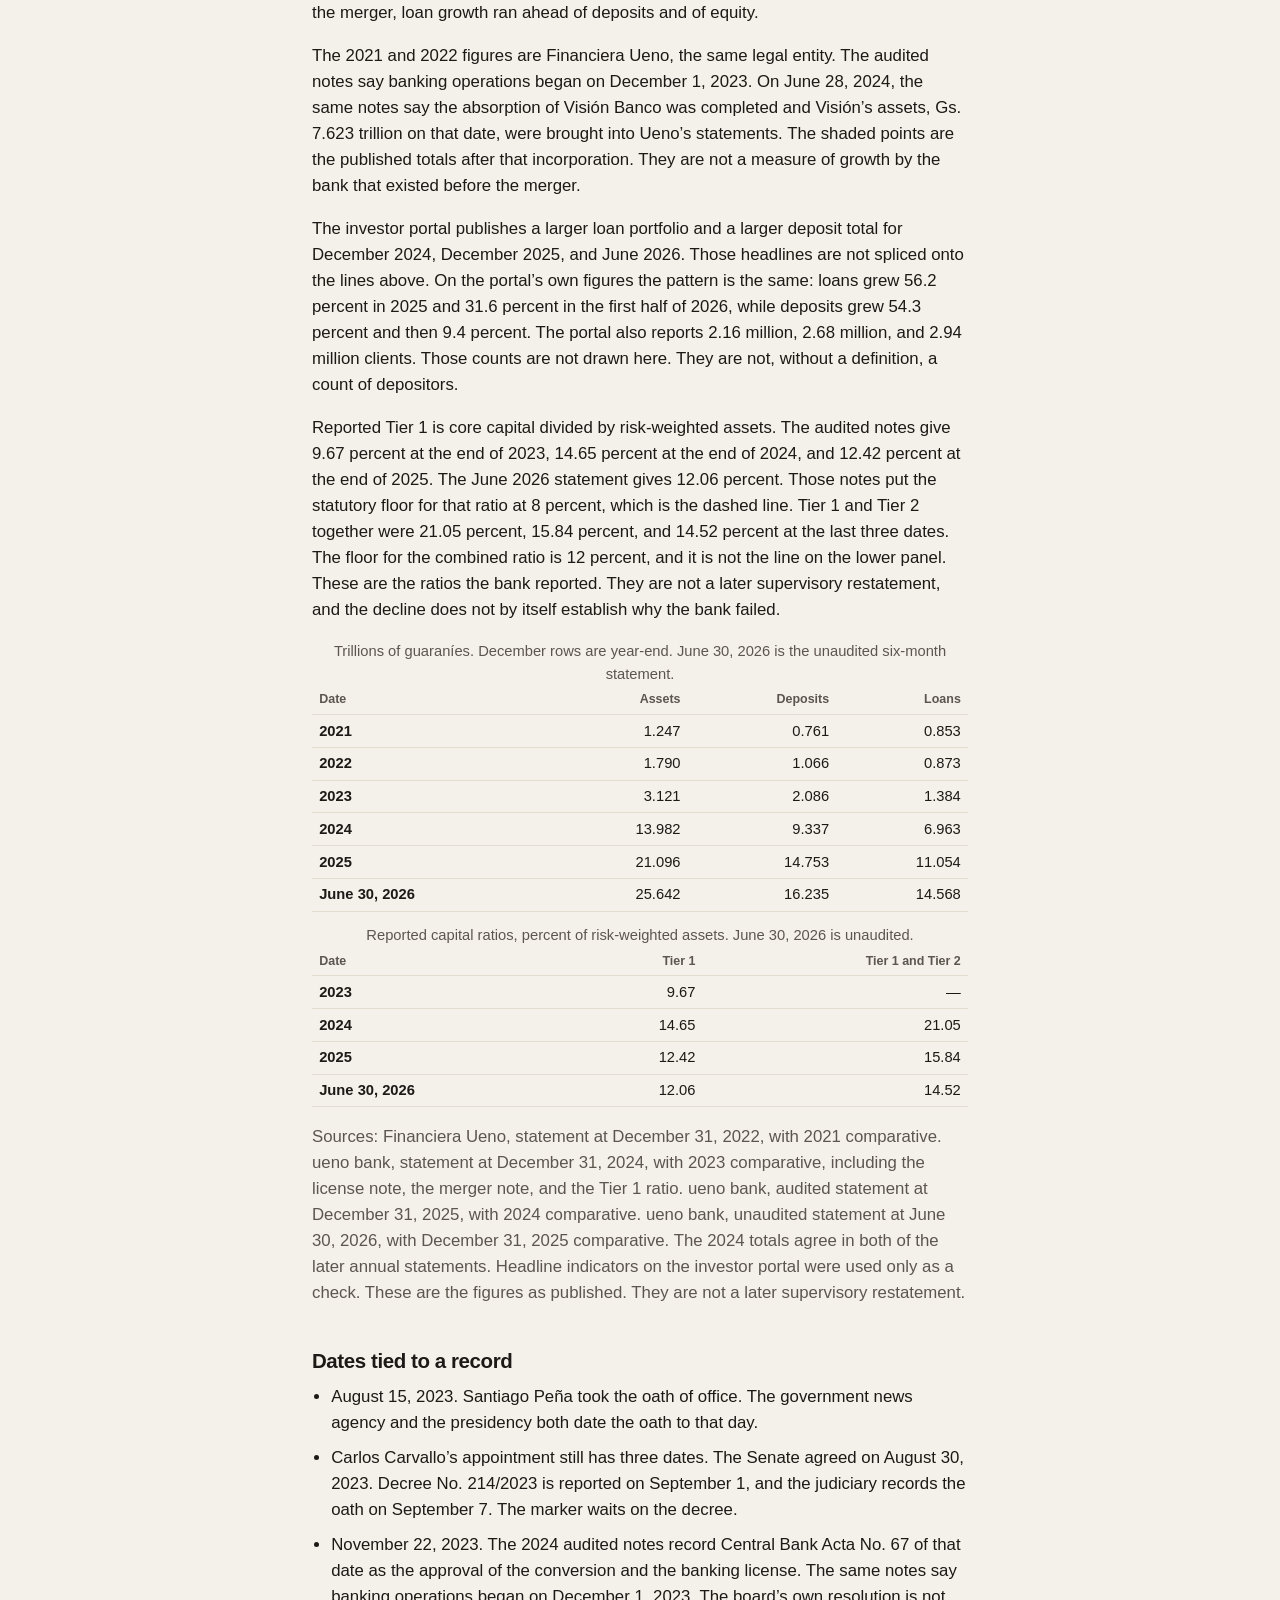
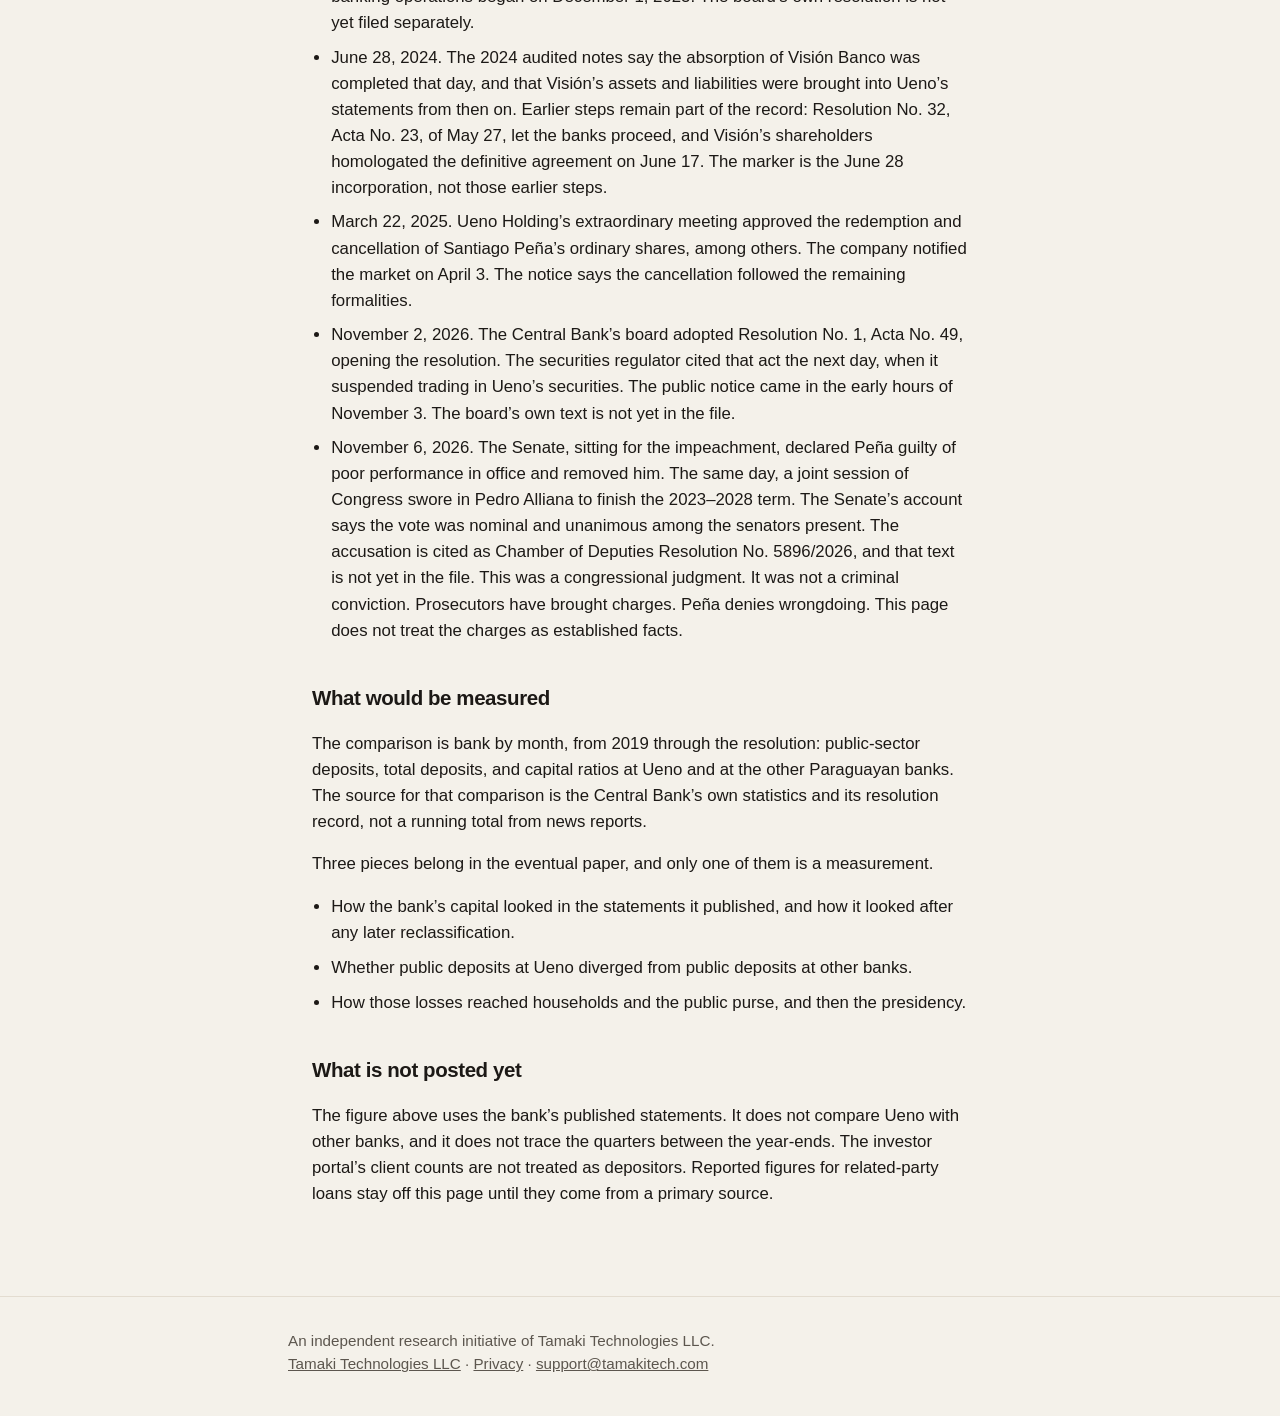
<file: papers/ueno-bank/index.html>
<!doctype html>
<html lang="en">
  <head>
    <meta charset="utf-8" />
    <meta name="viewport" content="width=device-width, initial-scale=1" />
    <title>Ueno Bank’s Collapse in Paraguay — Tamaki Economic Research</title>
    <meta name="description" content="In-progress research by David M. Forsyth on whether public deposits concentrated at Ueno Bank before Paraguay’s Central Bank resolved it in November 2026." />
    <link rel="canonical" href="https://research.tamakitech.com/papers/ueno-bank/" />
    <link rel="icon" href="/logo/tamaki-t.png" type="image/png" />
    <link rel="stylesheet" href="/styles.css" />
  </head>
  <body>
    <a class="skip" href="#content">Skip to content</a>
    <header class="site-header">
      <a class="brand" href="/">
        <img src="/logo/tamaki-t.png" alt="" />
        <span>
          <strong>Tamaki Economic Research</strong>
          <small>Tamaki Technologies LLC</small>
        </span>
      </a>
      <nav class="site-nav" aria-label="Primary">
        <a href="/" aria-current="page">Papers</a>
        <a href="/about/">About</a>
      </nav>
    </header>
    <main class="wrap paper" id="content">
      <p class="kicker"><a href="/">Papers</a> · In progress</p>
      <h1>From Bank Failure to Political Crisis: The Economics of Ueno Bank’s Collapse in Paraguay</h1>
      <p class="byline"><a href="/about/">David M. Forsyth</a><br />Notes opened November 11, 2026. This is not a finished paper, and there is no PDF yet.</p>

      <h2>Question</h2>
      <p>Did public-sector deposits concentrate at Ueno Bank, relative to other banks in Paraguay, before the Central Bank’s board opened Ueno’s resolution on November 2, 2026?</p>
      <p>A difference between Ueno and the rest of the banking system would document where public money sat. It would not, by itself, show that any official directed those deposits.</p>

      <h2>The figure</h2>
      <p>Ueno Bank: Financial Growth and Key Events. The upper panel is trillions of guaraníes. Points through 2025 are December 31. The last point is June 30, 2026, from the unaudited six-month statement. The lower panel is the reported Tier 1 ratio. The vertical lines are the dates that already have a record. The heavier line is the Visión merger, and the shading marks the published statements that include the acquired bank.</p>
      <figure class="chart">
        <svg viewBox="0 0 720 508" role="img" aria-labelledby="ueno-title ueno-desc">
          <title id="ueno-title">Ueno Bank: Financial Growth and Key Events</title>
          <desc id="ueno-desc">Assets, deposits, and loans from 2021 through June 30, 2026, in trillions of guaraníes, and the reported Tier 1 capital ratio from December 2023 through June 2026. Dated records are marked at August 15, 2023, November 22, 2023, June 28, 2024, March 22, 2025, and November 2026. In the first half of 2026, loans rose 31.8 percent and deposits 10.0 percent. Reported Tier 1 fell from 14.65 percent at the end of 2024 to 12.06 percent at June 30, 2026. The markers show chronology. They do not establish causation.</desc>
          <rect class="merger-shade" x="431.3" y="78" width="217.9" height="190" fill="rgba(138, 61, 34, 0.09)" />
          <text x="440" y="96" fill="#8a3d22" font-size="12">Includes Visión</text>
          <text x="440" y="114" fill="#8a3d22" font-size="12">Loans outpaced deposits</text>
          <line class="chart-grid" x1="52" y1="141.3" x2="704" y2="141.3" />
          <line class="chart-grid" x1="52" y1="204.7" x2="704" y2="204.7" />
          <line class="pin-gov" stroke="#a16207" stroke-width="1.25" x1="336.6" y1="28" x2="336.6" y2="468" />
          <line class="pin-corp" stroke="#8a3d22" stroke-width="1.25" x1="366.1" y1="50" x2="366.1" y2="468" />
          <line class="pin-merger" stroke="#8a3d22" stroke-width="2.5" x1="431.3" y1="28" x2="431.3" y2="468" />
          <line class="pin-corp" stroke="#8a3d22" stroke-width="1.25" x1="510.8" y1="50" x2="510.8" y2="468" />
          <line class="pin-pol" stroke="#6b2d5b" stroke-width="1.5" x1="687" y1="40" x2="687" y2="468" />
          <polyline fill="none" stroke="#1c1916" stroke-width="2.25" points="160.4,260.1 269.0,256.7 377.7,248.2 486.7,179.4 595.3,134.4 649.2,105.6" />
          <polyline fill="none" stroke="#1d4ed8" stroke-width="2.25" points="160.4,263.2 269.0,261.3 377.7,254.8 486.7,208.9 595.3,174.6 649.2,165.2" />
          <polyline fill="none" stroke="#be185d" stroke-width="2.25" points="160.4,262.6 269.0,262.5 377.7,259.2 486.7,223.9 595.3,198.0 649.2,175.7" />
          <g fill="#1c1916">
            <circle cx="160.4" cy="260.1" r="3.4" /><circle cx="269.0" cy="256.7" r="3.4" /><circle cx="377.7" cy="248.2" r="3.4" /><circle cx="486.7" cy="179.4" r="3.4" /><circle cx="595.3" cy="134.4" r="3.4" /><circle cx="649.2" cy="105.6" r="3.4" />
          </g>
          <g fill="#1d4ed8">
            <circle cx="160.4" cy="263.2" r="3.4" /><circle cx="269.0" cy="261.3" r="3.4" /><circle cx="377.7" cy="254.8" r="3.4" /><circle cx="486.7" cy="208.9" r="3.4" /><circle cx="595.3" cy="174.6" r="3.4" /><circle cx="649.2" cy="165.2" r="3.4" />
          </g>
          <g fill="#be185d">
            <circle cx="160.4" cy="262.6" r="3.4" /><circle cx="269.0" cy="262.5" r="3.4" /><circle cx="377.7" cy="259.2" r="3.4" /><circle cx="486.7" cy="223.9" r="3.4" /><circle cx="595.3" cy="198.0" r="3.4" /><circle cx="649.2" cy="175.7" r="3.4" />
          </g>
          <line class="chart-axis" x1="52" y1="268" x2="704" y2="268" />
          <line class="chart-axis" x1="52" y1="78" x2="52" y2="268" />
          <text x="46" y="82" text-anchor="end" font-size="12">30</text>
          <text x="46" y="145" text-anchor="end" font-size="12">20</text>
          <text x="46" y="209" text-anchor="end" font-size="12">10</text>
          <text x="46" y="272" text-anchor="end" font-size="12">0</text>
          <text x="58" y="316" font-size="13">Reported Tier 1 ratio, percent</text>
          <line stroke="#1d6a7a" stroke-width="1.25" stroke-dasharray="4 3.5" x1="52" y1="399" x2="704" y2="399" />
          <text x="64" y="393" fill="#1d6a7a" font-size="12">8% floor</text>
          <polyline fill="none" stroke="#c2410c" stroke-width="2.25" points="377.7,384.6 486.7,341.6 595.3,360.9 649.2,364.0" />
          <g fill="#c2410c">
            <circle cx="377.7" cy="384.6" r="3.4" /><circle cx="486.7" cy="341.6" r="3.4" /><circle cx="595.3" cy="360.9" r="3.4" /><circle cx="649.2" cy="364.0" r="3.4" />
          </g>
          <line class="chart-axis" x1="52" y1="468" x2="704" y2="468" />
          <line class="chart-axis" x1="52" y1="330" x2="52" y2="468" />
          <text x="46" y="334" text-anchor="end" font-size="12">16</text>
          <text x="46" y="403" text-anchor="end" font-size="12">8</text>
          <text x="46" y="472" text-anchor="end" font-size="12">0</text>
          <text x="160.4" y="488" text-anchor="middle" font-size="12">2021</text>
          <text x="269.0" y="488" text-anchor="middle" font-size="12">2022</text>
          <text x="377.7" y="488" text-anchor="middle" font-size="12">2023</text>
          <text x="486.7" y="488" text-anchor="middle" font-size="12">2024</text>
          <text x="595.3" y="488" text-anchor="middle" font-size="12">2025</text>
          <text x="649.2" y="488" text-anchor="middle" font-size="12">Jun</text>
          <text x="687" y="488" text-anchor="middle" font-size="12">2026</text>
          <text x="336.6" y="22" text-anchor="middle" fill="#a16207" font-size="12">Peña</text>
          <text x="366.1" y="46" text-anchor="middle" fill="#8a3d22" font-size="12">License</text>
          <text x="431.3" y="22" text-anchor="middle" fill="#8a3d22" font-size="12" font-weight="700">Visión merger</text>
          <text x="510.8" y="46" text-anchor="middle" fill="#8a3d22" font-size="12">Share redemption</text>
          <text x="698" y="18" text-anchor="end" fill="#6b2d5b" font-size="12">Resolution</text>
          <text x="698" y="34" text-anchor="end" fill="#6b2d5b" font-size="12">and removal</text>
        </svg>
        <p class="legend">
          <span><i class="swatch assets" style="border-top-color:#1c1916"></i> Assets</span>
          <span><i class="swatch" style="border-top-color:#1d4ed8"></i> Deposits</span>
          <span><i class="swatch" style="border-top-color:#be185d"></i> Loans</span>
          <span><i class="swatch" style="border-top-color:#c2410c"></i> Tier 1</span>
          <span><i class="swatch cost" style="border-top-color:#1d6a7a"></i> 8% Tier 1 floor</span>
          <span><i class="swatch gov" style="border-top-color:#a16207"></i> Government</span>
          <span><i class="swatch cost-solid" style="border-top-color:#8a3d22"></i> Corporate</span>
          <span><i class="swatch pol" style="border-top-color:#6b2d5b"></i> Regulatory or political</span>
        </p>
        <p class="source">Event markers show chronology; they do not establish causation.</p>
      </figure>
      <p>Assets are total assets. Deposits are private-sector deposits plus public-sector deposits, and they leave out deposits from other financial institutions, accrued interest, and subordinated debt. Loans are performing loans to the non-financial sector, before provisions and accrued interest. In 2021 and 2022 the statement reported that loan stock as one line. From 2023 the private and public lines are added together. On that definition, loans rose 58.8 percent in 2025 and 31.8 percent in the first half of 2026. Deposits rose 58.0 percent, then 10.0 percent. Equity, which is not drawn, rose 47.3 percent and then 15.1 percent. The last segment is the one that deserves scrutiny: after the merger, loan growth ran ahead of deposits and of equity.</p>
      <p>The 2021 and 2022 figures are Financiera Ueno, the same legal entity. The audited notes say banking operations began on December 1, 2023. On June 28, 2024, the same notes say the absorption of Visión Banco was completed and Visión’s assets, Gs. 7.623 trillion on that date, were brought into Ueno’s statements. The shaded points are the published totals after that incorporation. They are not a measure of growth by the bank that existed before the merger.</p>
      <p>The investor portal publishes a larger loan portfolio and a larger deposit total for December 2024, December 2025, and June 2026. Those headlines are not spliced onto the lines above. On the portal’s own figures the pattern is the same: loans grew 56.2 percent in 2025 and 31.6 percent in the first half of 2026, while deposits grew 54.3 percent and then 9.4 percent. The portal also reports 2.16 million, 2.68 million, and 2.94 million clients. Those counts are not drawn here. They are not, without a definition, a count of depositors.</p>
      <p>Reported Tier 1 is core capital divided by risk-weighted assets. The audited notes give 9.67 percent at the end of 2023, 14.65 percent at the end of 2024, and 12.42 percent at the end of 2025. The June 2026 statement gives 12.06 percent. Those notes put the statutory floor for that ratio at 8 percent, which is the dashed line. Tier 1 and Tier 2 together were 21.05 percent, 15.84 percent, and 14.52 percent at the last three dates. The floor for the combined ratio is 12 percent, and it is not the line on the lower panel. These are the ratios the bank reported. They are not a later supervisory restatement, and the decline does not by itself establish why the bank failed.</p>
      <table class="series">
        <caption class="source">Trillions of guaraníes. December rows are year-end. June 30, 2026 is the unaudited six-month statement.</caption>
        <thead>
          <tr>
            <th scope="col">Date</th>
            <th scope="col">Assets</th>
            <th scope="col">Deposits</th>
            <th scope="col">Loans</th>
          </tr>
        </thead>
        <tbody>
          <tr>
            <th scope="row">2021</th>
            <td>1.247</td>
            <td>0.761</td>
            <td>0.853</td>
          </tr>
          <tr>
            <th scope="row">2022</th>
            <td>1.790</td>
            <td>1.066</td>
            <td>0.873</td>
          </tr>
          <tr>
            <th scope="row">2023</th>
            <td>3.121</td>
            <td>2.086</td>
            <td>1.384</td>
          </tr>
          <tr>
            <th scope="row">2024</th>
            <td>13.982</td>
            <td>9.337</td>
            <td>6.963</td>
          </tr>
          <tr>
            <th scope="row">2025</th>
            <td>21.096</td>
            <td>14.753</td>
            <td>11.054</td>
          </tr>
          <tr>
            <th scope="row">June 30, 2026</th>
            <td>25.642</td>
            <td>16.235</td>
            <td>14.568</td>
          </tr>
        </tbody>
      </table>
      <table class="series">
        <caption class="source">Reported capital ratios, percent of risk-weighted assets. June 30, 2026 is unaudited.</caption>
        <thead>
          <tr>
            <th scope="col">Date</th>
            <th scope="col">Tier 1</th>
            <th scope="col">Tier 1 and Tier 2</th>
          </tr>
        </thead>
        <tbody>
          <tr>
            <th scope="row">2023</th>
            <td>9.67</td>
            <td>—</td>
          </tr>
          <tr>
            <th scope="row">2024</th>
            <td>14.65</td>
            <td>21.05</td>
          </tr>
          <tr>
            <th scope="row">2025</th>
            <td>12.42</td>
            <td>15.84</td>
          </tr>
          <tr>
            <th scope="row">June 30, 2026</th>
            <td>12.06</td>
            <td>14.52</td>
          </tr>
        </tbody>
      </table>
      <p class="source">Sources: Financiera Ueno, statement at December 31, 2022, with 2021 comparative. ueno bank, statement at December 31, 2024, with 2023 comparative, including the license note, the merger note, and the Tier 1 ratio. ueno bank, audited statement at December 31, 2025, with 2024 comparative. ueno bank, unaudited statement at June 30, 2026, with December 31, 2025 comparative. The 2024 totals agree in both of the later annual statements. Headline indicators on the investor portal were used only as a check. These are the figures as published. They are not a later supervisory restatement.</p>

      <h2>Dates tied to a record</h2>
      <ul>
        <li>August 15, 2023. Santiago Peña took the oath of office. The government news agency and the presidency both date the oath to that day.</li>
        <li>Carlos Carvallo’s appointment still has three dates. The Senate agreed on August 30, 2023. Decree No. 214/2023 is reported on September 1, and the judiciary records the oath on September 7. The marker waits on the decree.</li>
        <li>November 22, 2023. The 2024 audited notes record Central Bank Acta No. 67 of that date as the approval of the conversion and the banking license. The same notes say banking operations began on December 1, 2023. The board’s own resolution is not yet filed separately.</li>
        <li>June 28, 2024. The 2024 audited notes say the absorption of Visión Banco was completed that day, and that Visión’s assets and liabilities were brought into Ueno’s statements from then on. Earlier steps remain part of the record: Resolution No. 32, Acta No. 23, of May 27, let the banks proceed, and Visión’s shareholders homologated the definitive agreement on June 17. The marker is the June 28 incorporation, not those earlier steps.</li>
        <li>March 22, 2025. Ueno Holding’s extraordinary meeting approved the redemption and cancellation of Santiago Peña’s ordinary shares, among others. The company notified the market on April 3. The notice says the cancellation followed the remaining formalities.</li>
        <li>November 2, 2026. The Central Bank’s board adopted Resolution No. 1, Acta No. 49, opening the resolution. The securities regulator cited that act the next day, when it suspended trading in Ueno’s securities. The public notice came in the early hours of November 3. The board’s own text is not yet in the file.</li>
        <li>November 6, 2026. The Senate, sitting for the impeachment, declared Peña guilty of poor performance in office and removed him. The same day, a joint session of Congress swore in Pedro Alliana to finish the 2023–2028 term. The Senate’s account says the vote was nominal and unanimous among the senators present. The accusation is cited as Chamber of Deputies Resolution No. 5896/2026, and that text is not yet in the file. This was a congressional judgment. It was not a criminal conviction. Prosecutors have brought charges. Peña denies wrongdoing. This page does not treat the charges as established facts.</li>
      </ul>

      <h2>What would be measured</h2>
      <p>The comparison is bank by month, from 2019 through the resolution: public-sector deposits, total deposits, and capital ratios at Ueno and at the other Paraguayan banks. The source for that comparison is the Central Bank’s own statistics and its resolution record, not a running total from news reports.</p>
      <p>Three pieces belong in the eventual paper, and only one of them is a measurement.</p>
      <ul>
        <li>How the bank’s capital looked in the statements it published, and how it looked after any later reclassification.</li>
        <li>Whether public deposits at Ueno diverged from public deposits at other banks.</li>
        <li>How those losses reached households and the public purse, and then the presidency.</li>
      </ul>

      <h2>What is not posted yet</h2>
      <p>The figure above uses the bank’s published statements. It does not compare Ueno with other banks, and it does not trace the quarters between the year-ends. The investor portal’s client counts are not treated as depositors. Reported figures for related-party loans stay off this page until they come from a primary source.</p>
    </main>
    <footer class="site-footer">
      <div class="wrap">
        <p>An independent research initiative of Tamaki Technologies LLC.</p>
        <p class="footer-links"><a href="https://tamakitech.com/">Tamaki Technologies LLC</a> · <a href="/privacy/">Privacy</a> · <a href="mailto:support@tamakitech.com">support@tamakitech.com</a></p>
      </div>
    </footer>
  </body>
</html>
</file>
<file: styles.css>
:root {
  --bg: #f4f1ea;
  --paper: #fffcf8;
  --ink: #1c1916;
  --muted: #5c564e;
  --line: #e3dcd0;
  --link: #0e4c81;
  --header: 4.5rem;
  color-scheme: light;
}

* { box-sizing: border-box; }

html { scroll-behavior: smooth; }

body {
  margin: 0;
  background: var(--bg);
  color: var(--ink);
  font-family: "Segoe UI", Helvetica, Arial, sans-serif;
  line-height: 1.55;
}

a { color: var(--link); }

img { display: block; max-width: 100%; }

.skip {
  position: absolute;
  left: 1rem;
  top: -4rem;
  background: #fff;
  color: #000;
  padding: 0.5rem 0.8rem;
  z-index: 20;
}

.skip:focus { top: 1rem; }

.site-header {
  position: sticky;
  top: 0;
  z-index: 10;
  display: flex;
  align-items: center;
  justify-content: space-between;
  gap: 1rem 2rem;
  min-height: var(--header);
  padding: 0.85rem 1.5rem;
  background: rgba(255, 252, 248, 0.94);
  border-bottom: 1px solid var(--line);
  backdrop-filter: blur(8px);
}

.brand {
  display: flex;
  align-items: center;
  gap: 0.8rem;
  color: inherit;
  text-decoration: none;
}

.brand img {
  width: 42px;
  height: 42px;
}

.brand strong {
  display: block;
  font-size: 1.02rem;
  letter-spacing: -0.02em;
  font-weight: 700;
}

.brand small {
  display: block;
  margin-top: 0.1rem;
  color: var(--muted);
  font-size: 0.78rem;
  letter-spacing: 0.01em;
}

.site-nav {
  display: flex;
  gap: 1.25rem;
}

.site-nav a {
  color: var(--ink);
  font-weight: 650;
  text-decoration: none;
}

.site-nav a:hover,
.site-nav a:focus-visible { color: var(--link); }

.site-nav a[aria-current="page"] {
  text-decoration: underline;
  text-underline-offset: 0.28rem;
}

.wrap {
  max-width: 44rem;
  margin: 0 auto;
  padding: 3.25rem 1.5rem 4.5rem;
}

.kicker {
  margin: 0 0 0.7rem;
  color: var(--muted);
  font-size: 0.78rem;
  font-weight: 700;
  letter-spacing: 0.12em;
  text-transform: uppercase;
}

h1 {
  margin: 0;
  font-family: Georgia, "Iowan Old Style", Palatino, "Palatino Linotype", serif;
  font-size: clamp(2.15rem, 5vw, 3.15rem);
  font-weight: 700;
  letter-spacing: -0.03em;
  line-height: 1.12;
}

.lede {
  margin: 1.1rem 0 0;
  max-width: 38rem;
  font-size: 1.12rem;
  color: var(--muted);
}

.papers {
  list-style: none;
  margin: 2.75rem 0 0;
  padding: 0;
}

.papers li {
  padding: 1.6rem 0;
  border-top: 1px solid var(--line);
}

.papers li:last-child { border-bottom: 1px solid var(--line); }

.paper-date {
  margin: 0 0 0.4rem;
  color: var(--muted);
  font-size: 0.92rem;
}

.papers h2,
.paper h1 {
  font-family: Georgia, "Iowan Old Style", Palatino, "Palatino Linotype", serif;
  font-weight: 700;
  letter-spacing: -0.025em;
  line-height: 1.2;
}

.papers h2 {
  margin: 0;
  font-size: clamp(1.45rem, 3vw, 1.85rem);
}

.papers h2 a {
  color: inherit;
  text-decoration: none;
}

.papers h2 a:hover,
.papers h2 a:focus-visible { color: var(--link); }

.paper-by,
.byline {
  margin: 0.55rem 0 0;
  color: var(--muted);
}

.paper-finding {
  margin: 0.7rem 0 0;
}

.read {
  display: inline-block;
  margin-top: 0.85rem;
  font-weight: 700;
}

.paper h1 {
  font-size: clamp(1.9rem, 4.4vw, 2.7rem);
}

.byline a { color: inherit; }

.actions { margin-top: 1.5rem; }

.download {
  display: inline-flex;
  align-items: center;
  min-height: 44px;
  padding: 0.55rem 1rem;
  border: 1px solid var(--ink);
  border-radius: 4px;
  color: var(--ink);
  font-weight: 700;
  text-decoration: none;
  background: var(--paper);
}

.download:hover,
.download:focus-visible { background: #fff; }

.paper h2 {
  margin: 2.4rem 0 0.45rem;
  font-size: 1.28rem;
  letter-spacing: -0.02em;
}

.paper p,
.paper li,
.page p,
.page li {
  font-size: 1.05rem;
}

.paper ul,
.page ul {
  margin: 0.4rem 0 0;
  padding-left: 1.2rem;
}

.paper li + li,
.page li + li { margin-top: 0.55rem; }

.paper a,
.page a { text-underline-offset: 0.15rem; }

.cite {
  margin: 2.4rem 0 0;
  padding-top: 1.25rem;
  border-top: 1px solid var(--line);
  color: var(--muted);
  font-size: 0.98rem;
}

.cite span {
  display: block;
  margin-top: 0.35rem;
  color: var(--ink);
}

.page h1 { margin-bottom: 1rem; }

.page h2 {
  margin: 2rem 0 0.4rem;
  font-size: 1.28rem;
  letter-spacing: -0.02em;
}

.site-footer {
  padding: 2rem 1.5rem 2.5rem;
  border-top: 1px solid var(--line);
  color: var(--muted);
  font-size: 0.95rem;
}

.site-footer .wrap {
  max-width: 44rem;
  margin: 0 auto;
  padding: 0;
}

.site-footer p { margin: 0; }

.footer-links {
  margin-top: 0.7rem;
}

.footer-links a { color: var(--muted); }

.footer-links a:hover,
.footer-links a:focus-visible { color: var(--link); }

.chart svg {
  width: 100%;
  height: auto;
  color: var(--ink);
}

.chart-axis { stroke: var(--line); stroke-width: 1; }
.chart-grid { stroke: var(--line); stroke-width: 1; }
.chart-income { fill: none; stroke: #0e4c81; stroke-width: 2.25; }
.chart-cost { fill: none; stroke: #8a3d22; stroke-width: 2.25; stroke-dasharray: 5 4; }
.flow-income { fill: none; stroke: #0e4c81; stroke-width: 2.25; }
.flow-cost { fill: none; stroke: #8a3d22; stroke-width: 2.25; }
.flow-reserve { fill: none; stroke: #245c45; stroke-width: 2.25; }
.flow-proj { stroke-dasharray: 4 3.5; }
.flow-shade { fill: rgba(28, 25, 22, 0.05); }
.flow-rule { stroke: rgba(28, 25, 22, 0.45); stroke-width: 1; stroke-dasharray: 2 3; }
.flow-zero { stroke: var(--ink); stroke-width: 1; }

.legend {
  display: flex;
  flex-wrap: wrap;
  gap: 0.4rem 1.4rem;
  margin: 0.75rem 0 0;
  font-size: 0.95rem;
}

.legend span { display: inline-flex; align-items: center; gap: 0.45rem; }

.swatch {
  width: 1.5rem;
  border-top: 3px solid #0e4c81;
}

.swatch.cost {
  border-top-color: #8a3d22;
  border-top-style: dashed;
}

.swatch.cost-solid {
  border-top-color: #8a3d22;
  border-top-style: solid;
}

.swatch.reserve { border-top-color: #245c45; }
.swatch.assets { border-top-color: #1c1916; }
.swatch.gov { border-top-color: #a16207; }
.swatch.pol { border-top-color: #6b2d5b; }

.ueno-assets { fill: none; stroke: #1c1916; stroke-width: 2.25; }
.ueno-deposits { fill: none; stroke: #1d4ed8; stroke-width: 2.25; }
.ueno-loans { fill: none; stroke: #be185d; stroke-width: 2.25; }
.ueno-dot-assets { fill: #1c1916; }
.ueno-dot-deposits { fill: #1d4ed8; }
.ueno-dot-loans { fill: #be185d; }
.pin-gov { stroke: #a16207; stroke-width: 1.25; }
.pin-corp { stroke: #8a3d22; stroke-width: 1.25; }
.pin-merger { stroke: #8a3d22; stroke-width: 2.5; }
.pin-pol { stroke: #6b2d5b; stroke-width: 1.5; }
.merger-shade { fill: rgba(138, 61, 34, 0.09); }

.series tr.proj-label th {
  text-align: left;
  color: var(--muted);
  font-weight: 700;
}

.source, .chart p { color: var(--muted); }

.figures { margin-top: 1.25rem; }

.figures summary {
  font-weight: 700;
  cursor: pointer;
}

.series {
  width: 100%;
  margin-top: 0.8rem;
  border-collapse: collapse;
  font-variant-numeric: tabular-nums;
  font-size: 0.92rem;
}

.series th,
.series td {
  padding: 0.28rem 0.45rem;
  border-bottom: 1px solid var(--line);
  text-align: right;
}

.series thead th {
  color: var(--muted);
  font-size: 0.78rem;
  font-weight: 700;
}

.series th[scope="row"],
.series thead th:first-child { text-align: left; }

@media (max-width: 640px) {
  .site-header {
    align-items: flex-start;
    flex-wrap: wrap;
    padding: 0.85rem 1rem;
  }

  .wrap { padding: 2.25rem 1rem 3.5rem; }
}

@media print {
  .skip,
  .site-header,
  .site-footer,
  .actions,
  .read { display: none; }

  body { background: #fff; }

  .wrap { max-width: none; padding: 0; }
}
</file>
